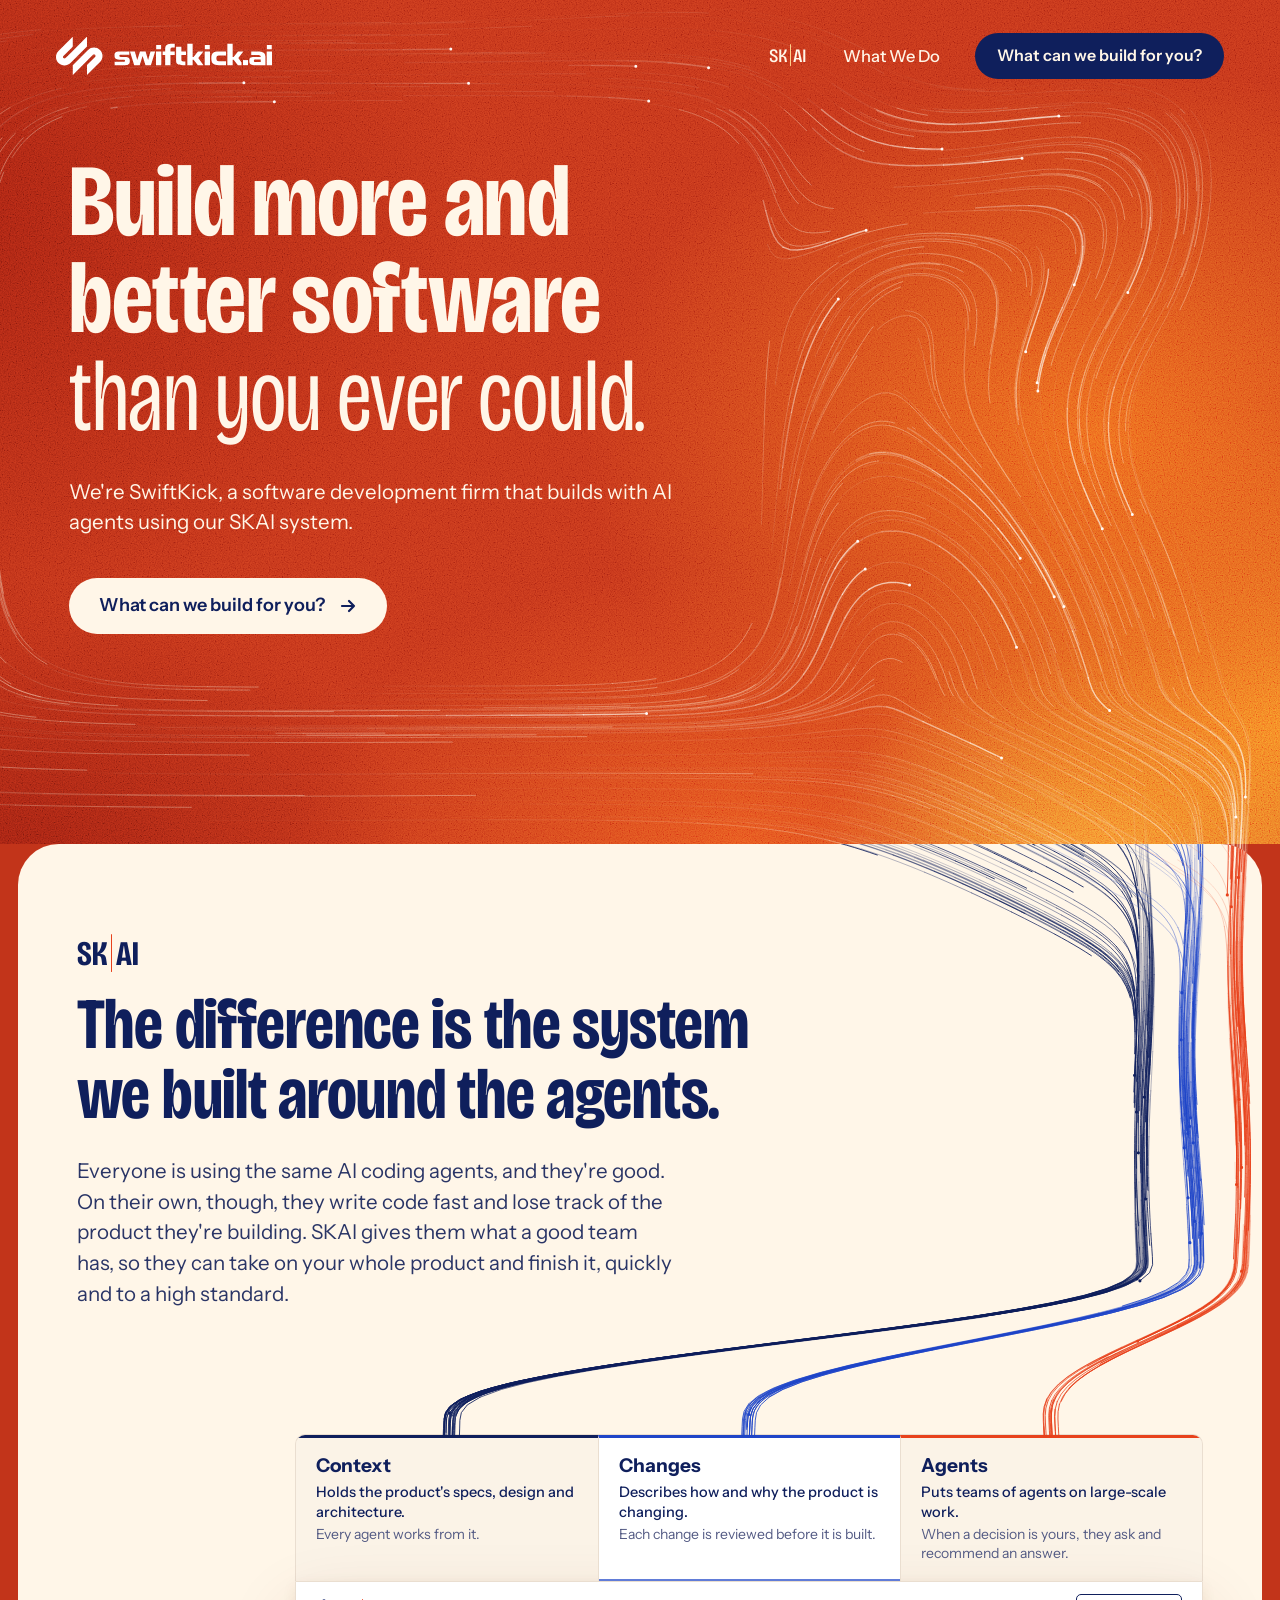
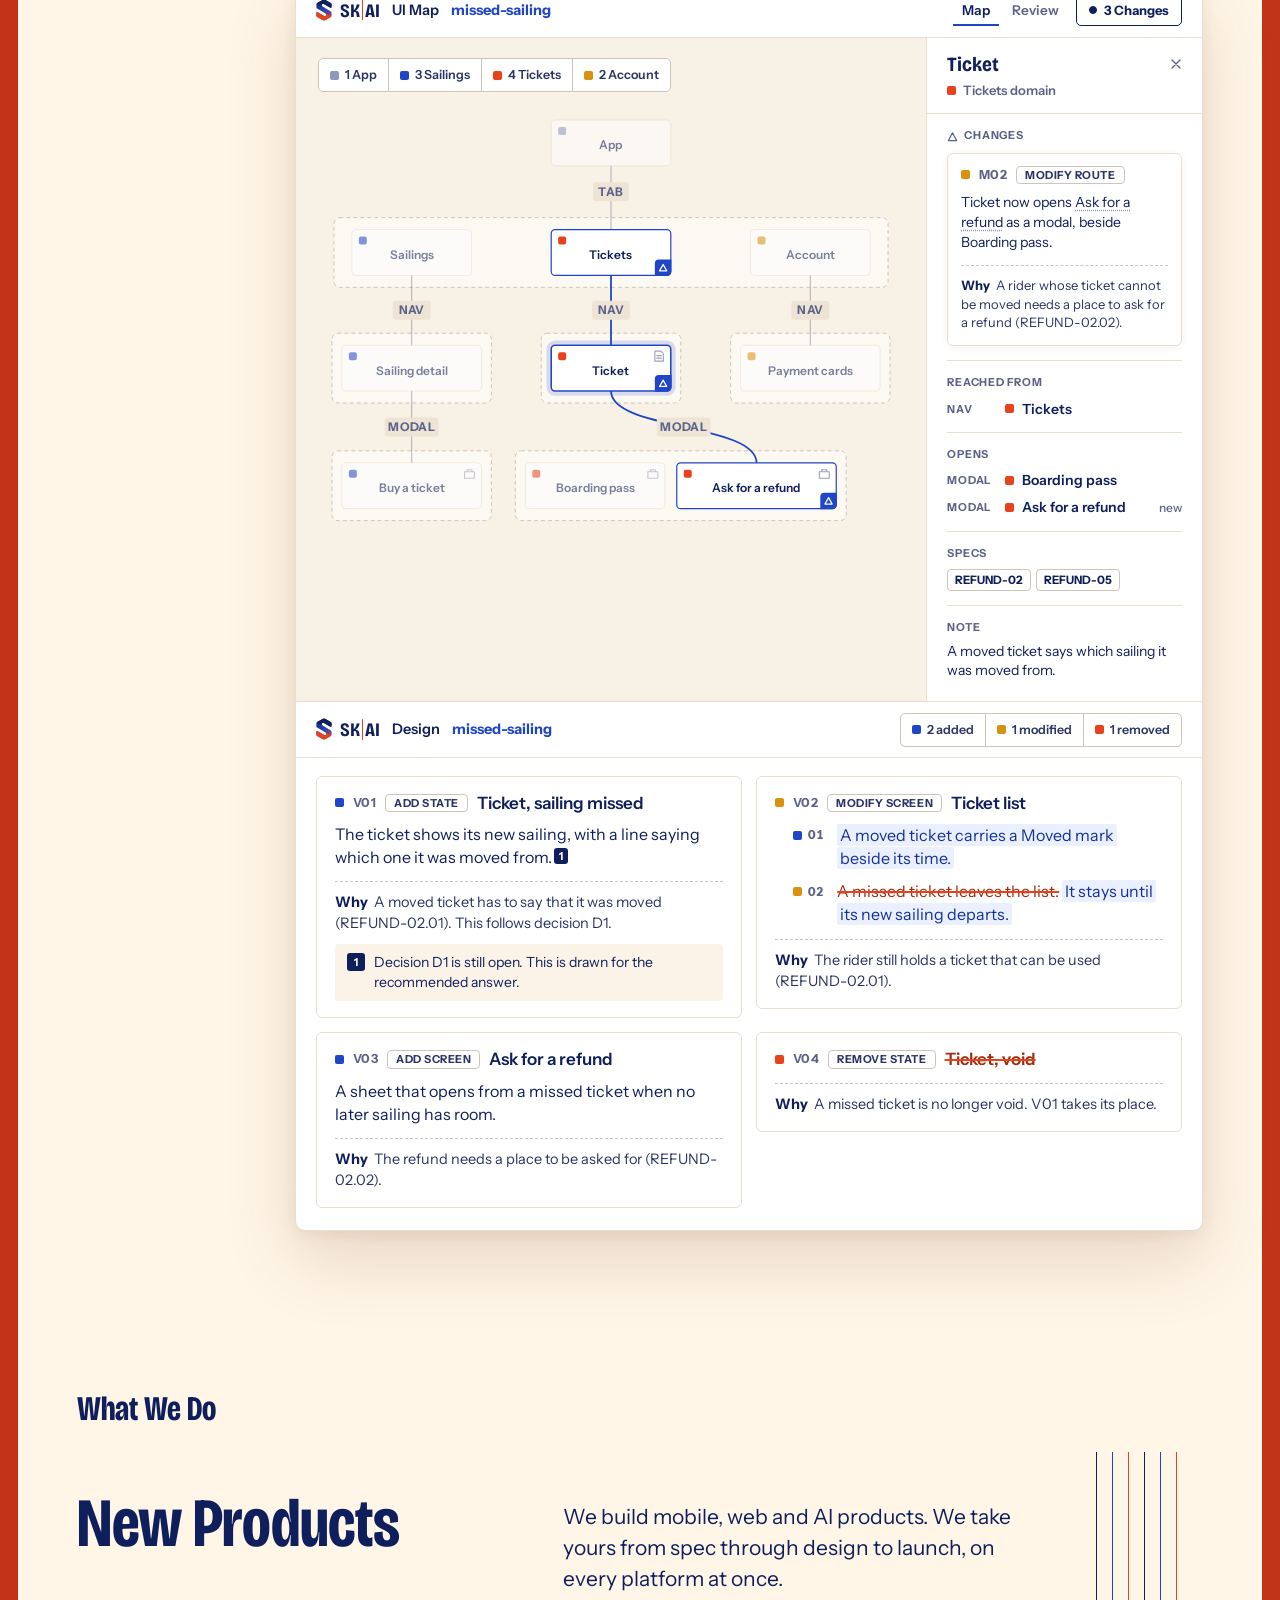
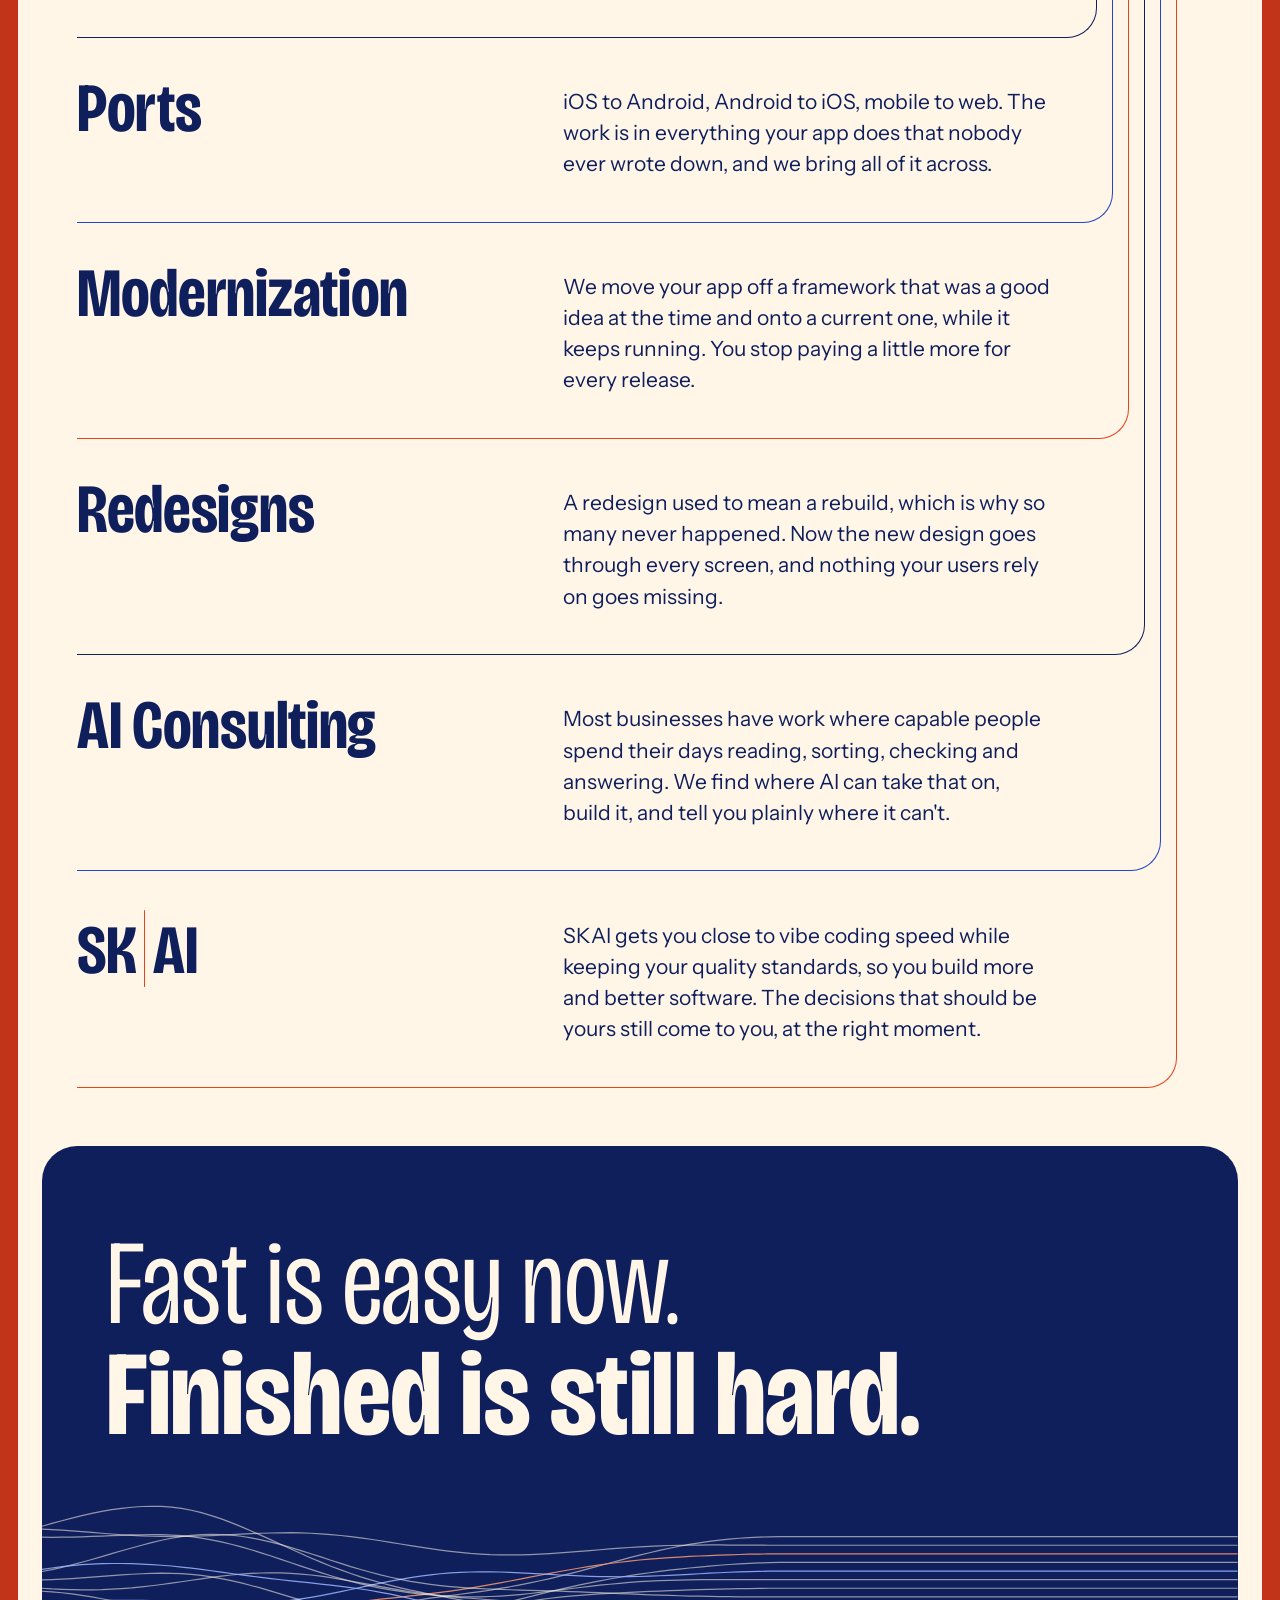
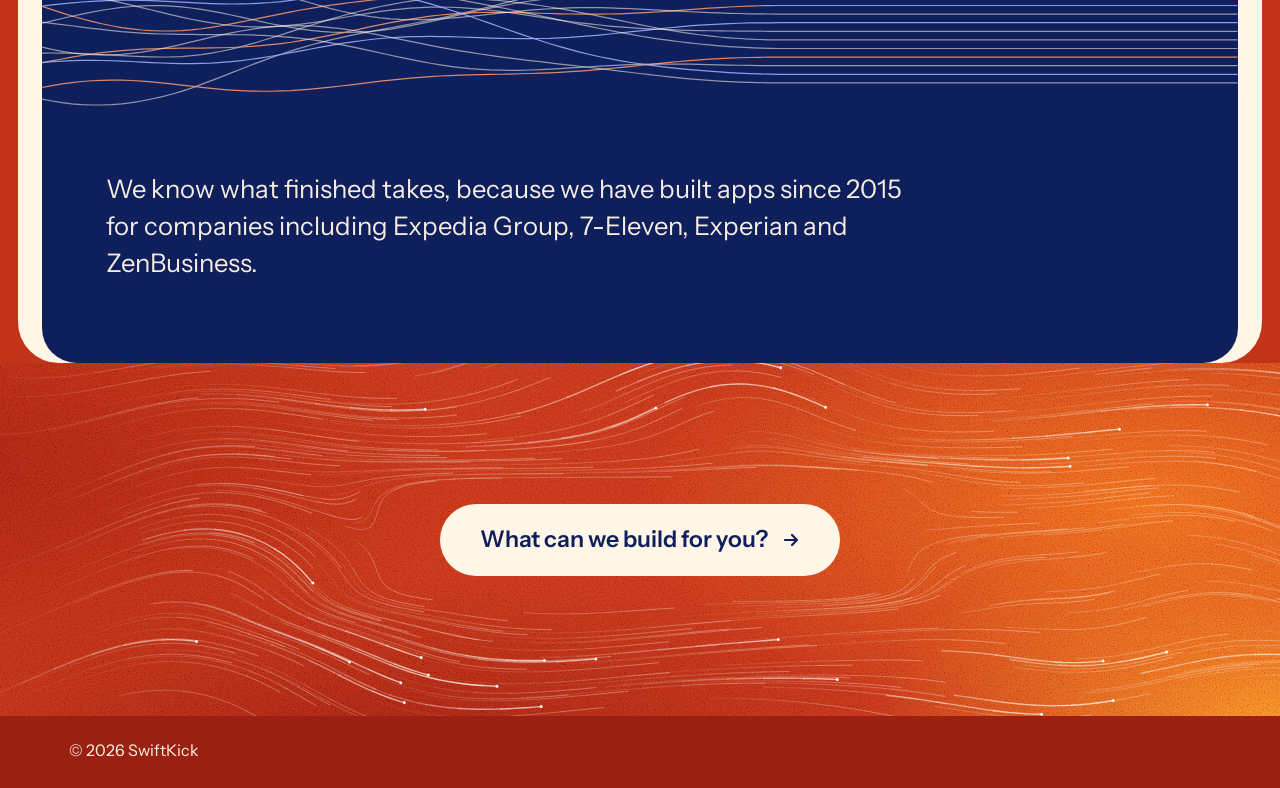
<file: index.html>
<!DOCTYPE html>
<html lang="en">
<head>
<meta charset="utf-8">
<meta name="viewport" content="width=device-width, initial-scale=1">
<title>SwiftKick: AI-First Software Development Firm</title>
<meta name="description" content="SwiftKick is an AI-first software development firm that builds mobile and web software with teams of AI agents using its own SKAI system, and has shipped apps since 2015.">
<meta property="og:title" content="SwiftKick: AI-First Software Development Firm">
<meta property="og:description" content="SwiftKick is an AI-first software development firm that builds mobile and web software with teams of AI agents using its own SKAI system, and has shipped apps since 2015.">
<meta property="og:type" content="website">
<meta property="og:site_name" content="SwiftKick">
<meta property="og:url" content="https://swiftkick.ai/">
<meta property="og:image" content="https://swiftkick.ai/assets/og-home.jpg">
<meta property="og:image:width" content="1200">
<meta property="og:image:height" content="630">
<meta property="og:image:alt" content="SwiftKick. Build more and better software than you ever could.">
<link rel="canonical" href="https://swiftkick.ai/">
<meta name="twitter:card" content="summary_large_image">
<meta name="twitter:image" content="https://swiftkick.ai/assets/og-home.jpg">
<meta name="twitter:title" content="SwiftKick: AI-First Software Development Firm">
<meta name="twitter:description" content="SwiftKick is an AI-first software development firm that builds mobile and web software with teams of AI agents using its own SKAI system, and has shipped apps since 2015.">
<meta name="theme-color" content="#c2341a">
<link rel="icon" href="/assets/images/favicon-ember.svg" type="image/svg+xml">
<link rel="icon" href="/assets/images/favicon-ember.png" type="image/png" sizes="64x64">
<link rel="apple-touch-icon" href="/assets/images/webclip-ember.png">
<link rel="preconnect" href="https://fonts.googleapis.com">
<link rel="preconnect" href="https://fonts.gstatic.com" crossorigin>
<link href="https://fonts.googleapis.com/css2?family=Bricolage+Grotesque:opsz,wdth,wght@12..96,75..100,200..800&family=Instrument+Sans:wdth,wght@75..100,400..700&display=swap" rel="stylesheet">
<link rel="stylesheet" href="css/home.css">
<script type="application/ld+json">
{
 "@context": "https://schema.org",
 "@graph": [
  {
   "@type": "Organization",
   "@id": "https://swiftkick.ai/#organization",
   "name": "SwiftKick",
   "url": "https://swiftkick.ai/",
   "logo": "https://swiftkick.ai/assets/swiftkickai-logo.svg",
   "description": "We're SwiftKick, a software development firm that builds with AI agents using our SKAI system."
  },
  {
   "@type": "WebSite",
   "@id": "https://swiftkick.ai/#website",
   "name": "SwiftKick",
   "alternateName": "swiftkick.ai",
   "url": "https://swiftkick.ai/",
   "publisher": {
    "@id": "https://swiftkick.ai/#organization"
   }
  }
 ]
}
</script>
</head>
<body>
<a class="skip" href="#main">Skip to content</a>

<svg width="0" height="0" style="position:absolute" aria-hidden="true" focusable="false">
  <defs>
    <path id="ho" d="M 600.000 115.470 L 600.000 115.470 C 617.554 115.470 634.798 120.091 650.000 128.868 L 910.000 278.979 C 943.000 298.000 955.000 318.000 955.000 357.000 L 955.000 422.000 C 955.000 507.000 930.000 521.466 870.000 486.825 L 593.253 327.045 C 561.444 308.680 520.769 319.578 502.404 351.388 C 484.039 383.197 494.937 423.872 526.747 442.237 L 910.000 663.509 C 943.000 682.561 955.000 702.500 955.000 741.500 L 955.000 843.000 C 955.000 882.000 943.000 902.000 910.000 921.021 L 650.000 1071.132 L 650.000 1071.132 C 634.798 1079.909 617.554 1084.530 600.000 1084.530 L 600.000 1084.530 C 582.446 1084.530 565.202 1079.909 550.000 1071.132 L 290.000 921.021 C 257.000 902.000 245.000 882.000 245.000 843.000 L 245.000 778.000 C 245.000 693.000 270.000 678.534 330.000 713.175 L 606.747 872.955 C 638.556 891.320 679.231 880.422 697.596 848.612 C 715.961 816.803 705.063 776.128 673.253 757.763 L 290.000 536.491 C 257.000 517.439 245.000 497.500 245.000 458.500 L 245.000 357.000 C 245.000 318.000 257.000 298.000 290.000 278.979 L 550.000 128.868 L 550.000 128.868 C 565.202 120.091 582.446 115.470 600.000 115.470 Z"/><path id="co" d="M 0.000 0.000 L 1200.000 0.000 L 1200.000 830.940 L 526.747 442.237 L 320.000 322.872 C 290.000 310.000 285.000 290.000 290.000 279.000 L 0.000 0.000 Z"/>
    <clipPath id="sil"><use href="#ho"/></clipPath>
    <clipPath id="uf"><use href="#co"/></clipPath>
    <clipPath id="lf"><use href="#co" transform="rotate(180 600 600)"/></clipPath>
    <linearGradient id="skai-body" x1="220" y1="200" x2="960" y2="1100" gradientUnits="userSpaceOnUse"><stop offset="0" stop-color="#0f1f5c"/><stop offset="0.48" stop-color="#1f45c8"/><stop offset="1" stop-color="#e8421c"/></linearGradient>
    <g id="skai-mark" clip-path="url(#sil)"><rect width="1200" height="1200" fill="url(#skai-body)"/><g clip-path="url(#uf)"><rect width="1200" height="1200" fill="#0f1f5c"/></g><g clip-path="url(#lf)"><rect width="1200" height="1200" fill="#e8421c"/></g></g>
  </defs>
</svg>

<header class="top">
  <a class="logo" href="#top"><img src="assets/swiftkickai-logo.svg" width="218" height="38" alt="swiftkick.ai"></a>
  <nav class="links" aria-label="Sections">
    <a href="#skai"><span class="skn"><span class="vh">SKAI</span><span aria-hidden="true"><b>SK</b><span class="nsep"></span><i>AI</i></span></span></a><a href="#what">What We Do</a>
  </nav>
  <a class="btn btn-nav" href="mailto:hello@swiftkick.ai?subject=What%20we%20want%20built">What can we build for you?</a>
  <button class="menu-btn" type="button" aria-label="Menu" aria-expanded="false" aria-controls="menu"><svg viewBox="0 0 20 20" fill="none" stroke="currentColor" stroke-width="1.8" stroke-linecap="round" aria-hidden="true"><path d="M3 7h14M3 13h14"/></svg></button>
  <nav class="menu" id="menu" aria-label="Menu" hidden>
    <a href="#skai"><span class="skn"><span class="vh">SKAI</span><span aria-hidden="true"><b>SK</b><span class="nsep"></span><i>AI</i></span></span></a><a href="#what">What We Do</a>
    <a class="btn" href="mailto:hello@swiftkick.ai?subject=What%20we%20want%20built">What can we build for you? <svg class="arr" viewBox="0 0 18 18" fill="none" stroke="currentColor" stroke-width="2.2" stroke-linecap="round" stroke-linejoin="round" aria-hidden="true"><path d="M3 9h12M10 4l5 5-5 5"/></svg></a>
  </nav>
</header>

<main id="main">
  <canvas id="field" class="field" aria-hidden="true"></canvas>

  <section class="hero" id="top" aria-labelledby="h-hero">
    <div class="sky" aria-hidden="true"></div>
    <div class="grain" aria-hidden="true"></div>
    <div class="hero-text" id="heroText">
      <h1 id="h-hero">Build more and<br>better software<br><span class="l">than you ever could.</span></h1>
      <p class="sub">We're SwiftKick, a software development firm that builds with AI agents using our SKAI system.</p>
      <div class="cta">
        <a class="btn" href="mailto:hello@swiftkick.ai?subject=What%20we%20want%20built">What can we build for you? <svg class="arr" viewBox="0 0 18 18" fill="none" stroke="currentColor" stroke-width="2.2" stroke-linecap="round" stroke-linejoin="round" aria-hidden="true"><path d="M3 9h12M10 4l5 5-5 5"/></svg></a>
      </div>
    </div>
  </section>

  <div class="sheet">
    <section class="skai" id="skai" aria-labelledby="h-skai">
      <div class="skai-intro">
        <p class="seclabel"><span class="skn"><span class="vh">SKAI</span><span aria-hidden="true"><b>SK</b><span class="nsep"></span><i>AI</i></span></span></p>
        <h2 id="h-skai">The difference is the system we built around the agents.</h2>
        <p>Everyone is using the same AI coding agents, and they're good. On their own, though, they write code fast and lose track of the product they're building. SKAI gives them what a good team has, so they can take on your whole product and finish it, quickly and to a high standard.</p>
      </div>
      <div class="tabs" id="tabs">
        <a class="tab t1 on" href="#view-context" id="tab-context"><b>Context</b><span class="tw">Holds the product's specs, design and architecture.</span><span class="tl">Every agent works from it.</span></a>
        <a class="tab t2" href="#view-change" id="tab-change"><b>Changes</b><span class="tw">Describes how and why the product is changing.</span><span class="tl">Each change is reviewed before it is built.</span></a>
        <a class="tab t3" href="#view-agents" id="tab-agents"><b>Agents</b><span class="tw">Puts teams of agents on large-scale work.</span><span class="tl">When a decision is yours, they ask and recommend an answer.</span></a>
      </div>
      <div class="view v-context on" id="view-context">
        <div class="part">
          <h3>Context</h3>
          <p class="tw">Holds the product's specs, design and architecture.</p>
          <p class="tl">Every agent works from it.</p>
        </div>
        <figure class="card scr" aria-label="A SKAI screen, shown with a made-up project">
            <div class="barwrap"><div class="rv-bar"><span class="sk"><svg class="skm" viewBox="235 105 730 990" aria-hidden="true"><use href="#skai-mark"/></svg><span class="skn"><span class="vh">SKAI</span><span aria-hidden="true"><b>SK</b><span class="nsep"></span><i>AI</i></span></span></span><span class="pg">Product Specs</span><span class="chg">missed-sailing</span></div><div class="rv-tools"><span class="fl" data-filter="kind" role="group" aria-label="Filter by change"><button type="button" class="flt" data-k="add" aria-pressed="false"><i class="mk add"></i>4 added</button><button type="button" class="flt" data-k="mod" aria-pressed="false"><i class="mk mod"></i>2 modified</button><button type="button" class="flt" data-k="rem" aria-pressed="false"><i class="mk rem"></i>1 removed</button></span></div></div>
            <div class="rv-body">
              <div class="rv-side">
                <div class="rv-req"><span class="pill">1 open, 2 resolved</span><p>Say what happens to a ticket when its rider misses the sailing.</p></div>
                <div class="lab">Documents</div>
                <ul class="rv-docs">
                  <li><i class="mk mod"></i>tickets/refunds<em>3 changed</em></li>
                  <li><i class="mk add"></i>tickets/rebooking<em>new</em></li>
                  <li><i class="mk mod"></i>glossary<em>1 changed</em></li>
                </ul>
                <div class="lab labrow">Discussion<span class="fl" data-filter="state" role="group" aria-label="Filter by state"><button type="button" class="flt" data-k="open" aria-pressed="false">1 open</button><button type="button" class="flt" data-k="res" aria-pressed="false">2 resolved</button></span></div>
                <ul class="rv-disc">
                  <li class="open"><b>D1</b><span class="tag">Tradeoff</span><span class="tt">Move the ticket, or refund it?</span><em>Open</em></li>
                  <li><b>D2</b><span class="tag">Proposal</span><span class="tt">Moves stay within the same day</span><em>Resolved</em></li>
                  <li><b>D3</b><span class="tag">Question</span><span class="tt">Who may ask for a refund?</span><em>Resolved</em></li>
                </ul>
              </div>
              <div class="rv-main">
                <div class="rv-file"><i class="mk mod"></i>tickets/refunds</div>
                <p class="why"><b>Why</b> Missing a sailing used to void the ticket. Decision D1 changes what a missed ticket is worth.</p>
                <div class="item">
                  <div class="item-h"><i class="mk mod"></i><b>REFUND-02</b><span>A ticket for a missed sailing</span></div>
                  <ol class="rules">
                    <li><span class="no"><i class="mk mod"></i>01</span><span><del>A ticket is void once its sailing departs.</del> <ins>A ticket for a missed <u>sailing</u> moves to the next sailing with room, the same day.</ins><sup>1</sup></span></li>
                    <li><span class="no"><i class="mk add"></i>02</span><span><ins>If no later sailing has room that day, the rider may ask for a refund of the <u>fare</u>.</ins></span></li>
                    <li><span class="no"><i class="mk"></i>03</span><span>A refund goes back to the card that paid.</span></li>
                  </ol>
                  <p class="why"><b>Why</b> Most riders who miss a boat still travel that day. This follows decision D1, using the answer the agents recommend.</p>
                  <p class="fn"><b>1</b> Decision D1 is still open. This rule assumes the recommended answer and will change if you choose another.</p>
                </div>
                <div class="item">
                  <div class="item-h"><i class="mk add"></i><b>REFUND-05</b><span>Refund window</span></div>
                  <ol class="rules">
                    <li><span class="no"><i class="mk add"></i>01</span><span><ins>A rider may ask for a refund until one hour before the sailing.</ins></span></li>
                  </ol>
                  <p class="why"><b>Why</b> The app in the stores already works this way. This was taken from the existing code.</p>
                </div>
                <div class="same"><span><i class="mk"></i>REFUND-01</span><span><i class="mk"></i>REFUND-03</span><span><i class="mk rem"></i><del>REFUND-04</del></span></div>
                <div class="rv-file second"><i class="mk add"></i>tickets/rebooking</div>
                <p class="why"><b>Why</b> Moving a ticket to another sailing is new, so it needs rules of its own.</p>
                <div class="item">
                  <div class="item-h"><i class="mk add"></i><b>REBOOK-01</b><span>Moving a ticket to another sailing</span></div>
                  <ol class="rules">
                    <li><span class="no"><i class="mk add"></i>01</span><span><ins>A moved ticket keeps its riders, its vehicle and its <u>fare</u>.</ins></span></li>
                    <li><span class="no"><i class="mk add"></i>02</span><span><ins>A ticket can be moved once. If the rider misses that sailing too, REFUND-02.02 applies.</ins></span></li>
                  </ol>
                  <p class="why"><b>Why</b> One move covers a late arrival without letting a ticket stay open for days. This follows decision D2.</p>
                </div>
              </div>
            </div>
        </figure>
      </div>
      <div class="view v-change" id="view-change">
        <div class="part">
          <h3>Changes</h3>
          <p class="tw">Describes how and why the product is changing.</p>
          <p class="tl">Each change is reviewed before it is built.</p>
        </div>
        <figure class="card scr" aria-label="A SKAI screen, shown with a made-up project">
            <div class="barwrap"><div class="rv-bar"><span class="sk"><svg class="skm" viewBox="235 105 730 990" aria-hidden="true"><use href="#skai-mark"/></svg><span class="skn"><span class="vh">SKAI</span><span aria-hidden="true"><b>SK</b><span class="nsep"></span><i>AI</i></span></span></span><span class="pg">UI Map</span><span class="chg">missed-sailing</span></div><div class="rv-tools"><span class="sts" role="group" aria-label="View"><button type="button" class="mtab" data-v="map" aria-pressed="true">Map</button><button type="button" class="mtab" data-v="review" aria-pressed="false">Review</button></span><button type="button" class="tog chg" aria-pressed="true">3 Changes</button></div></div>
            <div class="mapv">
              <div class="mp-canvas"><div class="mp-leg"><span class="fl" data-filter="dom" role="group" aria-label="Filter by domain"><button type="button" class="flt" data-k="a" aria-pressed="false"><i class="dsq d-a"></i>1 App</button><button type="button" class="flt" data-k="s" aria-pressed="false"><i class="dsq d-s"></i>3 Sailings</button><button type="button" class="flt" data-k="t" aria-pressed="false"><i class="dsq d-t"></i>4 Tickets</button><button type="button" class="flt" data-k="c" aria-pressed="false"><i class="dsq d-c"></i>2 Account</button></span></div><svg class="mp-full" viewBox="0 0 600 432" fill="none" stroke-linecap="round" aria-hidden="true"><rect x="22" y="112" width="556" height="70" rx="6" fill="rgba(255,255,255,.45)" stroke="#cfc4b8" stroke-width="1" stroke-dasharray="3 4"/><rect x="20" y="228" width="160" height="70" rx="6" fill="rgba(255,255,255,.45)" stroke="#cfc4b8" stroke-width="1" stroke-dasharray="3 4"/><rect x="230" y="228" width="140" height="70" rx="6" fill="rgba(255,255,255,.45)" stroke="#cfc4b8" stroke-width="1" stroke-dasharray="3 4"/><rect x="420" y="228" width="160" height="70" rx="6" fill="rgba(255,255,255,.45)" stroke="#cfc4b8" stroke-width="1" stroke-dasharray="3 4"/><rect x="20" y="346" width="160" height="70" rx="6" fill="rgba(255,255,255,.45)" stroke="#cfc4b8" stroke-width="1" stroke-dasharray="3 4"/><rect x="204" y="346" width="332" height="70" rx="6" fill="rgba(255,255,255,.45)" stroke="#cfc4b8" stroke-width="1" stroke-dasharray="3 4"/><path d="M300 60 C300 95.2 300 88.8 300 124" stroke="rgba(15,31,92,.3)" stroke-width="1.05"/><rect x="282.0" y="76.5" width="36" height="19" rx="3" fill="#eee4d6"/><text x="300.0" y="90.2" text-anchor="middle" font-size="12" font-weight="700" letter-spacing=".4" fill="#5d6388" font-family="Instrument Sans,sans-serif">TAB</text><path d="M100 170 C100 208.5 100 201.5 100 240" stroke="rgba(15,31,92,.3)" stroke-width="1.05"/><rect x="81.0" y="195.5" width="38" height="19" rx="3" fill="#eee4d6"/><text x="100.0" y="209.2" text-anchor="middle" font-size="12" font-weight="700" letter-spacing=".4" fill="#5d6388" font-family="Instrument Sans,sans-serif">NAV</text><path d="M300 170 C300 208.5 300 201.5 300 240" stroke="#1f45c8" stroke-width="1.8"/><rect x="281.0" y="195.5" width="38" height="19" rx="3" fill="#eee4d6"/><text x="300.0" y="209.2" text-anchor="middle" font-size="12" font-weight="700" letter-spacing=".4" fill="#5d6388" font-family="Instrument Sans,sans-serif">NAV</text><path d="M500 170 C500 208.5 500 201.5 500 240" stroke="rgba(15,31,92,.3)" stroke-width="1.05"/><rect x="481.0" y="195.5" width="38" height="19" rx="3" fill="#eee4d6"/><text x="500.0" y="209.2" text-anchor="middle" font-size="12" font-weight="700" letter-spacing=".4" fill="#5d6388" font-family="Instrument Sans,sans-serif">NAV</text><path d="M100 286 C100 325.6 100 318.4 100 358" stroke="rgba(15,31,92,.3)" stroke-width="1.05"/><rect x="73.0" y="312.5" width="54" height="19" rx="3" fill="#eee4d6"/><text x="100.0" y="326.2" text-anchor="middle" font-size="12" font-weight="700" letter-spacing=".4" fill="#5d6388" font-family="Instrument Sans,sans-serif">MODAL</text><path d="M300 286 C300 325.6 446 318.4 446 358" stroke="#1f45c8" stroke-width="1.8"/><rect x="346.0" y="312.5" width="54" height="19" rx="3" fill="#eee4d6"/><text x="373.0" y="326.2" text-anchor="middle" font-size="12" font-weight="700" letter-spacing=".4" fill="#5d6388" font-family="Instrument Sans,sans-serif">MODAL</text><g class="mc cd-a dimc"><rect class="" x="240" y="14" width="120" height="46" rx="4" fill="#fff" stroke="#eaded0" stroke-width="1"/><rect x="247" y="21" width="8" height="8" rx="2" fill="#8f97bd"/><text x="300" y="43.5" text-anchor="middle" font-size="12" font-weight="600" fill="#0f1f5c" font-family="Instrument Sans,sans-serif">App</text></g><g class="mc cd-s dimc"><rect class="" x="40" y="124" width="120" height="46" rx="4" fill="#fff" stroke="#eaded0" stroke-width="1"/><rect x="47" y="131" width="8" height="8" rx="2" fill="#1f45c8"/><text x="100" y="153.5" text-anchor="middle" font-size="12" font-weight="600" fill="#0f1f5c" font-family="Instrument Sans,sans-serif">Sailings</text></g><g class="mc cd-t"><rect class="chgd" x="240" y="124" width="120" height="46" rx="4" fill="#fff" stroke="#1f45c8" stroke-width="1.2"/><rect x="247" y="131" width="8" height="8" rx="2" fill="#e8421c"/><text x="300" y="153.5" text-anchor="middle" font-size="12" font-weight="600" fill="#0f1f5c" font-family="Instrument Sans,sans-serif">Tickets</text><g class="bdg"><path d="M344 170.6 L356 170.6 A4.6 4.6 0 0 0 360.6 166 L360.6 154 L348 154 A4 4 0 0 0 344 158 Z" fill="#1f45c8"/><path d="M348.7 165.4 l3.6 -6.4 l3.6 6.4 z" stroke="#fff" stroke-width="1.3" stroke-linejoin="round" fill="none"/></g></g><g class="mc cd-c dimc"><rect class="" x="440" y="124" width="120" height="46" rx="4" fill="#fff" stroke="#eaded0" stroke-width="1"/><rect x="447" y="131" width="8" height="8" rx="2" fill="#d9920f"/><text x="500" y="153.5" text-anchor="middle" font-size="12" font-weight="600" fill="#0f1f5c" font-family="Instrument Sans,sans-serif">Account</text></g><g class="mc cd-s dimc"><rect class="" x="30" y="240" width="140" height="46" rx="4" fill="#fff" stroke="#eaded0" stroke-width="1"/><rect x="37" y="247" width="8" height="8" rx="2" fill="#1f45c8"/><text x="100" y="269.5" text-anchor="middle" font-size="12" font-weight="600" fill="#0f1f5c" font-family="Instrument Sans,sans-serif">Sailing detail</text></g><g class="mc cd-t selc"><rect x="237.2" y="237.2" width="125.6" height="51.6" rx="6.8" stroke="rgba(31,69,200,.16)" stroke-width="4"/><rect class="chgd" x="240" y="240" width="120" height="46" rx="4" fill="#fff" stroke="#1f45c8" stroke-width="1.6"/><rect x="247" y="247" width="8" height="8" rx="2" fill="#e8421c"/><text x="300" y="269.5" text-anchor="middle" font-size="12" font-weight="600" fill="#0f1f5c" font-family="Instrument Sans,sans-serif">Ticket</text><path d="M344 246 h6 l2.5 2.5 v7.5 h-8.5 z M346 250.5 h4.5 M346 253 h4.5" stroke="#9aa0b8" stroke-width="1.1" stroke-linejoin="round" fill="none"/><g class="bdg"><path d="M344 286.8 L356 286.8 A4.8 4.8 0 0 0 360.8 282 L360.8 270 L348 270 A4 4 0 0 0 344 274 Z" fill="#1f45c8"/><path d="M348.7 281.4 l3.6 -6.4 l3.6 6.4 z" stroke="#fff" stroke-width="1.3" stroke-linejoin="round" fill="none"/></g></g><g class="mc cd-c dimc"><rect class="" x="430" y="240" width="140" height="46" rx="4" fill="#fff" stroke="#eaded0" stroke-width="1"/><rect x="437" y="247" width="8" height="8" rx="2" fill="#d9920f"/><text x="500" y="269.5" text-anchor="middle" font-size="12" font-weight="600" fill="#0f1f5c" font-family="Instrument Sans,sans-serif">Payment cards</text></g><g class="mc cd-s dimc"><rect class="" x="30" y="358" width="140" height="46" rx="4" fill="#fff" stroke="#eaded0" stroke-width="1"/><rect x="37" y="365" width="8" height="8" rx="2" fill="#1f45c8"/><text x="100" y="387.5" text-anchor="middle" font-size="12" font-weight="600" fill="#0f1f5c" font-family="Instrument Sans,sans-serif">Buy a ticket</text><path d="M153 367 h10 v6.5 h-10 z M155.5 367 v-2 h5 v2" stroke="#9aa0b8" stroke-width="1.1" stroke-linejoin="round" fill="none"/></g><g class="mc cd-t dimc"><rect class="" x="214" y="358" width="140" height="46" rx="4" fill="#fff" stroke="#eaded0" stroke-width="1"/><rect x="221" y="365" width="8" height="8" rx="2" fill="#e8421c"/><text x="284" y="387.5" text-anchor="middle" font-size="12" font-weight="600" fill="#0f1f5c" font-family="Instrument Sans,sans-serif">Boarding pass</text><path d="M337 367 h10 v6.5 h-10 z M339.5 367 v-2 h5 v2" stroke="#9aa0b8" stroke-width="1.1" stroke-linejoin="round" fill="none"/></g><g class="mc cd-t"><rect class="chgd" x="366" y="358" width="160" height="46" rx="4" fill="#fff" stroke="#1f45c8" stroke-width="1.2"/><rect x="373" y="365" width="8" height="8" rx="2" fill="#e8421c"/><text x="446" y="387.5" text-anchor="middle" font-size="12" font-weight="600" fill="#0f1f5c" font-family="Instrument Sans,sans-serif">Ask for a refund</text><path d="M509 367 h10 v6.5 h-10 z M511.5 367 v-2 h5 v2" stroke="#9aa0b8" stroke-width="1.1" stroke-linejoin="round" fill="none"/><g class="bdg"><path d="M510 404.6 L522 404.6 A4.6 4.6 0 0 0 526.6 400 L526.6 388 L514 388 A4 4 0 0 0 510 392 Z" fill="#1f45c8"/><path d="M514.6999999999999 399.4 l3.6 -6.4 l3.6 6.4 z" stroke="#fff" stroke-width="1.3" stroke-linejoin="round" fill="none"/></g></g></svg><svg class="mp-crop" viewBox="0 0 320 414" fill="none" stroke-linecap="round" aria-hidden="true"><rect x="-60" y="100" width="440" height="70" rx="6" fill="rgba(255,255,255,.45)" stroke="#cfc4b8" stroke-width="1" stroke-dasharray="3 4"/><rect x="88" y="216" width="144" height="70" rx="6" fill="rgba(255,255,255,.45)" stroke="#cfc4b8" stroke-width="1" stroke-dasharray="3 4"/><rect x="2" y="332" width="316" height="70" rx="6" fill="rgba(255,255,255,.45)" stroke="#cfc4b8" stroke-width="1" stroke-dasharray="3 4"/><path d="M160 56 C160 86.8 160 81.2 160 112" stroke="rgba(15,31,92,.3)" stroke-width="1.05"/><rect x="142.0" y="68.5" width="36" height="19" rx="3" fill="#eee4d6"/><text x="160.0" y="82.2" text-anchor="middle" font-size="12" font-weight="700" letter-spacing=".4" fill="#5d6388" font-family="Instrument Sans,sans-serif">TAB</text><path d="M160 158 C160 196.5 160 189.5 160 228" stroke="#1f45c8" stroke-width="1.8"/><rect x="141.0" y="183.5" width="38" height="19" rx="3" fill="#eee4d6"/><text x="160.0" y="197.2" text-anchor="middle" font-size="12" font-weight="700" letter-spacing=".4" fill="#5d6388" font-family="Instrument Sans,sans-serif">NAV</text><path d="M160 274 C160 312.5 236 305.5 236 344" stroke="#1f45c8" stroke-width="1.8"/><rect x="171.0" y="299.5" width="54" height="19" rx="3" fill="#eee4d6"/><text x="198.0" y="313.2" text-anchor="middle" font-size="12" font-weight="700" letter-spacing=".4" fill="#5d6388" font-family="Instrument Sans,sans-serif">MODAL</text><g class="mc cd-a dimc"><rect class="" x="100" y="10" width="120" height="46" rx="4" fill="#fff" stroke="#eaded0" stroke-width="1"/><rect x="107" y="17" width="8" height="8" rx="2" fill="#8f97bd"/><text x="160" y="39.5" text-anchor="middle" font-size="12" font-weight="600" fill="#0f1f5c" font-family="Instrument Sans,sans-serif">App</text></g><g class="mc cd-s dimc"><rect class="" x="-52" y="112" width="120" height="46" rx="4" fill="#fff" stroke="#eaded0" stroke-width="1"/><rect x="-45" y="119" width="8" height="8" rx="2" fill="#1f45c8"/><text x="8" y="141.5" text-anchor="middle" font-size="12" font-weight="600" fill="#0f1f5c" font-family="Instrument Sans,sans-serif">Sailings</text></g><g class="mc cd-t"><rect class="chgd" x="100" y="112" width="120" height="46" rx="4" fill="#fff" stroke="#1f45c8" stroke-width="1.2"/><rect x="107" y="119" width="8" height="8" rx="2" fill="#e8421c"/><text x="160" y="141.5" text-anchor="middle" font-size="12" font-weight="600" fill="#0f1f5c" font-family="Instrument Sans,sans-serif">Tickets</text><g class="bdg"><path d="M204 158.6 L216 158.6 A4.6 4.6 0 0 0 220.6 154 L220.6 142 L208 142 A4 4 0 0 0 204 146 Z" fill="#1f45c8"/><path d="M208.70000000000002 153.4 l3.6 -6.4 l3.6 6.4 z" stroke="#fff" stroke-width="1.3" stroke-linejoin="round" fill="none"/></g></g><g class="mc cd-c dimc"><rect class="" x="252" y="112" width="120" height="46" rx="4" fill="#fff" stroke="#eaded0" stroke-width="1"/><rect x="259" y="119" width="8" height="8" rx="2" fill="#d9920f"/><text x="312" y="141.5" text-anchor="middle" font-size="12" font-weight="600" fill="#0f1f5c" font-family="Instrument Sans,sans-serif">Account</text></g><g class="mc cd-t selc"><rect x="97.2" y="225.2" width="125.6" height="51.6" rx="6.8" stroke="rgba(31,69,200,.16)" stroke-width="4"/><rect class="chgd" x="100" y="228" width="120" height="46" rx="4" fill="#fff" stroke="#1f45c8" stroke-width="1.6"/><rect x="107" y="235" width="8" height="8" rx="2" fill="#e8421c"/><text x="160" y="257.5" text-anchor="middle" font-size="12" font-weight="600" fill="#0f1f5c" font-family="Instrument Sans,sans-serif">Ticket</text><path d="M204 234 h6 l2.5 2.5 v7.5 h-8.5 z M206 238.5 h4.5 M206 241 h4.5" stroke="#9aa0b8" stroke-width="1.1" stroke-linejoin="round" fill="none"/><g class="bdg"><path d="M204 274.8 L216 274.8 A4.8 4.8 0 0 0 220.8 270 L220.8 258 L208 258 A4 4 0 0 0 204 262 Z" fill="#1f45c8"/><path d="M208.70000000000002 269.4 l3.6 -6.4 l3.6 6.4 z" stroke="#fff" stroke-width="1.3" stroke-linejoin="round" fill="none"/></g></g><g class="mc cd-t dimc"><rect class="" x="10" y="344" width="140" height="46" rx="4" fill="#fff" stroke="#eaded0" stroke-width="1"/><rect x="17" y="351" width="8" height="8" rx="2" fill="#e8421c"/><text x="80" y="373.5" text-anchor="middle" font-size="12" font-weight="600" fill="#0f1f5c" font-family="Instrument Sans,sans-serif">Boarding pass</text><path d="M133 353 h10 v6.5 h-10 z M135.5 353 v-2 h5 v2" stroke="#9aa0b8" stroke-width="1.1" stroke-linejoin="round" fill="none"/></g><g class="mc cd-t"><rect class="chgd" x="160" y="344" width="152" height="46" rx="4" fill="#fff" stroke="#1f45c8" stroke-width="1.2"/><rect x="167" y="351" width="8" height="8" rx="2" fill="#e8421c"/><text x="236" y="373.5" text-anchor="middle" font-size="12" font-weight="600" fill="#0f1f5c" font-family="Instrument Sans,sans-serif">Ask for a refund</text><path d="M295 353 h10 v6.5 h-10 z M297.5 353 v-2 h5 v2" stroke="#9aa0b8" stroke-width="1.1" stroke-linejoin="round" fill="none"/><g class="bdg"><path d="M296 390.6 L308 390.6 A4.6 4.6 0 0 0 312.6 386 L312.6 374 L300 374 A4 4 0 0 0 296 378 Z" fill="#1f45c8"/><path d="M300.7 385.4 l3.6 -6.4 l3.6 6.4 z" stroke="#fff" stroke-width="1.3" stroke-linejoin="round" fill="none"/></g></g></svg></div>
              <div class="mp-side">
                <div class="mp-head">
                  <p class="ttl">Ticket</p>
                  <button type="button" class="mp-x" aria-label="Close the panel"><svg viewBox="0 0 12 12" width="12" height="12" fill="none" stroke="currentColor" stroke-width="1.4" stroke-linecap="round" aria-hidden="true"><path d="M2 2l8 8M10 2l-8 8"/></svg></button>
                  <div class="dom"><i class="dsq d-t"></i>Tickets domain</div>
                </div>
                <div class="mp-sec">
                  <div class="lab"><svg viewBox="0 0 12 12" width="11" height="11" fill="none" stroke="currentColor" stroke-width="1.3" stroke-linejoin="round" aria-hidden="true"><path d="M1.5 10.5L6 2l4.5 8.5z"/></svg>Changes</div>
                  <div class="item">
                    <div class="item-h"><i class="mk mod"></i><b>M02</b><span class="tag">Modify route</span></div>
                    <p>Ticket now opens <u>Ask for a refund</u> as a modal, beside Boarding pass.</p>
                    <p class="why"><b>Why</b> A rider whose ticket cannot be moved needs a place to ask for a refund (REFUND-02.02).</p>
                  </div>
                </div>
                <div class="mp-sec">
                  <div class="lab">Reached from</div>
                  <ul class="lk"><li><span class="rt">NAV</span><i class="dsq d-t"></i>Tickets</li></ul>
                </div>
                <div class="mp-sec">
                  <div class="lab">Opens</div>
                  <ul class="lk"><li><span class="rt">MODAL</span><i class="dsq d-t"></i>Boarding pass</li><li><span class="rt">MODAL</span><i class="dsq d-t"></i>Ask for a refund<em>new</em></li></ul>
                </div>
                <div class="mp-sec">
                  <div class="lab">Specs</div>
                  <div class="chips"><span>REFUND-02</span><span>REFUND-05</span></div>
                </div>
                <div class="mp-sec">
                  <div class="lab">Note</div>
                  <p class="nt2">A moved ticket says which sailing it was moved from.</p>
                </div>
              </div>
            </div>
            <div class="barwrap second"><div class="rv-bar"><span class="sk"><svg class="skm" viewBox="235 105 730 990" aria-hidden="true"><use href="#skai-mark"/></svg><span class="skn"><span class="vh">SKAI</span><span aria-hidden="true"><b>SK</b><span class="nsep"></span><i>AI</i></span></span></span><span class="pg">Design</span><span class="chg">missed-sailing</span></div><div class="rv-tools"><span class="fl" data-filter="kind" role="group" aria-label="Filter by change"><button type="button" class="flt" data-k="add" aria-pressed="false"><i class="mk add"></i>2 added</button><button type="button" class="flt" data-k="mod" aria-pressed="false"><i class="mk mod"></i>1 modified</button><button type="button" class="flt" data-k="rem" aria-pressed="false"><i class="mk rem"></i>1 removed</button></span></div></div>
            <div class="dv-log">
                <div class="item">
                  <div class="item-h"><i class="mk add"></i><b>V01</b><span class="tag">Add state</span><span>Ticket, sailing missed</span></div>
                  <p>The ticket shows its new sailing, with a line saying which one it was moved from.<sup>1</sup></p>
                  <p class="why"><b>Why</b> A moved ticket has to say that it was moved (REFUND-02.01). This follows decision D1.</p>
                  <p class="fn"><b>1</b> Decision D1 is still open. This is drawn for the recommended answer.</p>
                </div>
                <div class="item">
                  <div class="item-h"><i class="mk mod"></i><b>V02</b><span class="tag">Modify screen</span><span>Ticket list</span></div>
                  <ol class="rules">
                    <li><span class="no"><i class="mk add"></i>01</span><span><ins>A moved ticket carries a Moved mark beside its time.</ins></span></li>
                    <li><span class="no"><i class="mk mod"></i>02</span><span><del>A missed ticket leaves the list.</del> <ins>It stays until its new sailing departs.</ins></span></li>
                  </ol>
                  <p class="why"><b>Why</b> The rider still holds a ticket that can be used (REFUND-02.01).</p>
                </div>
                <div class="item">
                  <div class="item-h"><i class="mk add"></i><b>V03</b><span class="tag">Add screen</span><span>Ask for a refund</span></div>
                  <p>A sheet that opens from a missed ticket when no later sailing has room.</p>
                  <p class="why"><b>Why</b> The refund needs a place to be asked for (REFUND-02.02).</p>
                </div>
                <div class="item">
                  <div class="item-h"><i class="mk rem"></i><b>V04</b><span class="tag">Remove state</span><span><del>Ticket, void</del></span></div>
                  <p class="why"><b>Why</b> A missed ticket is no longer void. V01 takes its place.</p>
                </div>
            </div>
        </figure>
      </div>
      <div class="view v-agents" id="view-agents">
        <div class="part">
          <h3>Agents</h3>
          <p class="tw">Puts teams of agents on large-scale work.</p>
          <p class="tl">When a decision is yours, they ask and recommend an answer.</p>
        </div>
        <figure class="card scr" aria-label="A SKAI screen, shown with a made-up project">
          <div class="barwrap"><div class="rv-bar"><span class="sk"><svg class="skm" viewBox="235 105 730 990" aria-hidden="true"><use href="#skai-mark"/></svg><span class="skn"><span class="vh">SKAI</span><span aria-hidden="true"><b>SK</b><span class="nsep"></span><i>AI</i></span></span></span><span class="pg">Console</span><span class="chg">missed-sailing</span></div><div class="rv-tools"><button type="button" class="tog rdy" aria-pressed="false">Ready</button></div></div>
          <div class="v-agents-grid">
          <div class="scr-graph">
            <div class="g" style="width:648px;height:646px"><svg width="648" height="646" viewBox="0 0 648 646" fill="none" stroke-linecap="round" aria-hidden="true"><path d="M319 136 C319 158 260 154 260 176" stroke="rgba(29,65,188,.36)" stroke-width="1.05"/><path d="M337 136 C337 158 382 154 382 176" stroke="rgba(53,69,181,.36)" stroke-width="1.05"/><path d="M456 136 C456 158 144 154 144 176" stroke="rgba(30,66,192,.36)" stroke-width="1.05"/><path d="M455 136 C455 158 266 154 266 176" stroke="rgba(54,69,181,.36)" stroke-width="1.05"/><path d="M574 136 C574 158 508 154 508 176" stroke="rgba(166,67,85,.36)" stroke-width="1.05"/><path d="M333 136 C333 158 150 154 150 176" stroke="rgba(27,59,172,.36)" stroke-width="1.05"/><path d="M152 260 C152 282 92 278 92 300" stroke="rgba(21,45,133,.36)" stroke-width="1.05"/><path d="M151 260 C151 282 574 278 574 300" stroke="rgba(55,69,180,.36)" stroke-width="1.05"/><path d="M270 260 C270 282 96 278 96 300" stroke="rgba(24,52,153,.36)" stroke-width="1.05"/><path d="M268 260 C268 282 323 278 323 300" stroke="rgba(30,66,190,.36)" stroke-width="1.05"/><path d="M387 260 C387 282 325 278 325 300" stroke="rgba(51,69,183,.36)" stroke-width="1.05"/><path d="M505 260 C505 282 449 278 449 300" stroke="rgba(126,68,119,.36)" stroke-width="1.05"/><path d="M504 260 C504 282 571 278 571 300" stroke="rgba(163,67,87,.36)" stroke-width="1.05"/><path d="M83 384 C83 406 93 402 93 424" stroke="rgba(19,41,121,.36)" stroke-width="1.05"/><path d="M320 384 C320 406 322 402 322 424" stroke="rgba(31,69,199,.36)" stroke-width="1.05"/><path d="M439 384 C439 406 564 402 564 424" stroke="rgba(141,67,106,.36)" stroke-width="1.05"/><path d="M577 384 C577 406 446 402 446 424" stroke="rgba(147,67,100,.36)" stroke-width="1.05"/><path d="M456 384 C456 406 208 402 208 424" stroke="rgba(36,69,196,.36)" stroke-width="1.05"/><path d="M335 384 C335 406 90 402 90 424" stroke="rgba(25,56,163,.36)" stroke-width="1.05"/><path d="M94 508 C94 530 152 526 152 548" stroke="rgba(21,45,133,.36)" stroke-width="1.05"/><path d="M93 508 C93 530 514 526 514 548" stroke="rgba(30,67,193,.36)" stroke-width="1.05"/><path d="M452 508 C452 530 156 526 156 548" stroke="rgba(30,67,193,.36)" stroke-width="1.05"/><path d="M331 508 C331 530 261 526 261 548" stroke="rgba(30,66,191,.36)" stroke-width="1.05"/><path d="M210 508 C210 530 383 526 383 548" stroke="rgba(30,66,191,.36)" stroke-width="1.05"/><path d="M569 508 C569 530 385 526 385 548" stroke="rgba(126,68,119,.36)" stroke-width="1.05"/><path d="M568 508 C568 530 507 526 507 548" stroke="rgba(163,67,87,.36)" stroke-width="1.05"/><path d="M387 260 C387 350.2 329 333.8 329 424" stroke="rgba(52,69,182,.36)" stroke-width="1.05"/><path d="M269 260 C269 282 201 278 201 300" stroke="rgb(27,59,170)" stroke-width="1.8"/><circle cx="201" cy="300" r="3" fill="rgb(27,59,170)"/><circle cx="269" cy="260" r="3" fill="rgb(27,59,170)"/><path d="M506 260 C506 282 207 278 207 300" stroke="rgb(51,69,183)" stroke-width="1.8"/><circle cx="207" cy="300" r="3" fill="rgb(51,69,183)"/><circle cx="506" cy="260" r="3" fill="rgb(51,69,183)"/><path d="M202 384 C202 406 95 402 95 424" stroke="rgb(22,48,142)" stroke-width="1.8"/><circle cx="95" cy="424" r="3" fill="rgb(22,48,142)"/><circle cx="202" cy="384" r="3" fill="rgb(22,48,142)"/><path d="M201 384 C201 406 200 402 200 424" stroke="rgb(25,55,159)" stroke-width="1.8"/><circle cx="200" cy="424" r="3" fill="rgb(25,55,159)"/><circle cx="201" cy="384" r="3" fill="rgb(25,55,159)"/></svg><span class="lv" style="top:85px">L0</span><span class="lv" style="top:209px">L1</span><span class="lv" style="top:333px">L2</span><span class="lv" style="top:457px">L3</span><span class="lv" style="top:581px">L4</span><div class="n done dim root" style="left:274px;top:52px"><div class="top">T01<u>M</u></div><p class="nt">App shell and sign-in</p><div class="st">Merged</div></div><div class="n done dim root" style="left:394px;top:52px"><div class="top">T02<u>L</u></div><p class="nt">Routes and timetables</p><div class="st">Merged</div></div><div class="n done dim root" style="left:514px;top:52px"><div class="top">T03<u>S</u></div><p class="nt">Payment account</p><div class="st">Merged</div></div><div class="n done dim" style="left:94px;top:176px"><div class="top">T04<u>M</u></div><p class="nt">Fare rules</p><div class="st">Merged</div></div><div class="n done" style="left:214px;top:176px"><div class="top">T05<u>L</u></div><p class="nt">Sailing search</p><div class="st">Merged</div></div><div class="n done dim" style="left:334px;top:176px"><div class="top">T06<u>M</u></div><p class="nt">Rider profile</p><div class="st">Merged</div></div><div class="n done" style="left:454px;top:176px"><div class="top">T07<u>XL</u></div><p class="nt">Card payments</p><div class="st">Merged</div></div><div class="n done dim" style="left:34px;top:300px"><div class="top">T08<u>M</u></div><p class="nt">Fare summary</p><div class="st">Merged</div></div><div class="n done sel" style="left:154px;top:300px"><div class="top">T09<u>L</u></div><p class="nt">Seat hold while paying</p><div class="st">Merged</div></div><div class="n done dim" style="left:274px;top:300px"><div class="top">T10<u>M</u></div><p class="nt">Saved riders</p><div class="st">Merged</div></div><div class="n done dim" style="left:394px;top:300px"><div class="top">T11<u>S</u></div><p class="nt">Receipts</p><div class="st">Merged</div></div><div class="n you dim" style="left:514px;top:300px"><div class="top">T12<u>M</u><b class="ask-b">H1</b></div><p class="nt">Refund rules</p><div class="st">Needs you</div></div><div class="n you" style="left:34px;top:424px"><div class="top">T13<u>L</u><b class="ask-b">H2</b></div><p class="nt">Ticket purchase</p><div class="st">Needs you</div></div><div class="n run" style="left:154px;top:424px"><div class="top">T14<u>M</u></div><p class="nt">Boarding pass</p><div class="st">In flight</div><i class="bar"><i style="width:62%"></i></i></div><div class="n done dim" style="left:274px;top:424px"><div class="top">T15<u>S</u></div><p class="nt">Trip reminders</p><div class="st">Merged</div></div><div class="n wait dim" style="left:394px;top:424px"><div class="top">T16<u>M</u></div><p class="nt">Rebooking</p><div class="st">Not started</div></div><div class="n run dim" style="left:514px;top:424px"><div class="top">T17<u>M</u></div><p class="nt">Offline tickets</p><div class="st">In flight</div><i class="bar"><i style="width:35%"></i></i></div><div class="n wait dim" style="left:94px;top:548px"><div class="top">T18<u>L</u></div><p class="nt">Group tickets</p><div class="st">Not started</div></div><div class="n ready dim" style="left:214px;top:548px"><div class="top">T19<u>S</u></div><p class="nt">Trip history</p><div class="st">Ready</div></div><div class="n wait dim" style="left:334px;top:548px"><div class="top">T20<u>M</u></div><p class="nt">Offline boarding</p><div class="st">Not started</div></div><div class="n wait dim" style="left:454px;top:548px"><div class="top">T21<u>M</u></div><p class="nt">Release checks</p><div class="st">Not started</div></div></div>
            
          </div>
          <div class="scr-crop">
            <div class="view" style="height:404px"><svg width="342" height="404" viewBox="0 0 342 404" fill="none" stroke-linecap="round" aria-hidden="true"><path d="M63 120 C63 144.2 0 139.8 0 164" stroke="rgba(18,38,112,.36)" stroke-width="1.05"/><path d="M62 120 C62 144.2 230 139.8 230 164" stroke="rgba(29,63,184,.36)" stroke-width="1.05"/><path d="M175 120 C175 144.2 232 139.8 232 164" stroke="rgba(69,68,167,.36)" stroke-width="1.05"/><path d="M288 120 C288 144.2 348 139.8 348 164" stroke="rgba(204,66,52,.36)" stroke-width="1.05"/><path d="M2 248 C2 272.2 65 267.8 65 292" stroke="rgba(18,38,113,.36)" stroke-width="1.05"/><path d="M229 248 C229 272.2 50 267.8 50 292" stroke="rgba(28,62,180,.36)" stroke-width="1.05"/><path d="M228 248 C228 272.2 280 267.8 280 292" stroke="rgba(129,68,117,.36)" stroke-width="1.05"/><path d="M341 248 C341 272.2 168 267.8 168 292" stroke="rgba(129,68,116,.36)" stroke-width="1.05"/><path d="M30 376 C30 427.7 -20 418.3 -20 470" stroke="rgba(18,38,111,.34)" stroke-width="1.1"/><path d="M78 376 C78 427.7 120 418.3 120 470" stroke="rgba(22,48,141,.34)" stroke-width="1.1"/><path d="M171 376 C171 427.7 150 418.3 150 470" stroke="rgba(31,69,200,.34)" stroke-width="1.1"/><path d="M190 376 C190 427.7 250 418.3 250 470" stroke="rgba(53,69,181,.34)" stroke-width="1.1"/><path d="M285 376 C285 427.7 300 418.3 300 470" stroke="rgba(165,67,85,.34)" stroke-width="1.1"/><path d="M262 376 C262 427.7 214 418.3 214 470" stroke="rgba(138,67,108,.34)" stroke-width="1.1"/><path d="M48 120 C48 144.2 106 139.8 106 164" stroke="rgb(22,48,141)" stroke-width="1.8"/><circle cx="106" cy="164" r="3" fill="rgb(22,48,141)"/><circle cx="48" cy="120" r="3" fill="rgb(22,48,141)"/><path d="M294 120 C294 144.2 108 139.8 108 164" stroke="rgb(66,68,170)" stroke-width="1.8"/><circle cx="108" cy="164" r="3" fill="rgb(66,68,170)"/><circle cx="294" cy="120" r="3" fill="rgb(66,68,170)"/><path d="M122 248 C122 272.2 53 267.8 53 292" stroke="rgb(23,50,147)" stroke-width="1.8"/><circle cx="53" cy="292" r="3" fill="rgb(23,50,147)"/><circle cx="122" cy="248" r="3" fill="rgb(23,50,147)"/><path d="M121 248 C121 272.2 169 267.8 169 292" stroke="rgb(29,63,184)" stroke-width="1.8"/><circle cx="169" cy="292" r="3" fill="rgb(29,63,184)"/><circle cx="121" cy="248" r="3" fill="rgb(29,63,184)"/></svg><div class="n done root" style="left:4px;top:36px"><div class="top">T05<u>L</u></div><p class="nt">Sailing search</p><div class="st">Merged</div></div><div class="n done dim root" style="left:118px;top:36px"><div class="top">T06<u>M</u></div><p class="nt">Rider profile</p><div class="st">Merged</div></div><div class="n done root" style="left:232px;top:36px"><div class="top">T07<u>XL</u></div><p class="nt">Card payments</p><div class="st">Merged</div></div><div class="n done dim" style="left:-53px;top:164px"><div class="top">T08<u>M</u></div><p class="nt">Fare summary</p><div class="st">Merged</div></div><div class="n done sel" style="left:61px;top:164px"><div class="top">T09<u>L</u></div><p class="nt">Seat hold while paying</p><div class="st">Merged</div></div><div class="n done dim" style="left:175px;top:164px"><div class="top">T10<u>M</u></div><p class="nt">Saved riders</p><div class="st">Merged</div></div><div class="n done dim" style="left:289px;top:164px"><div class="top">T11<u>S</u></div><p class="nt">Receipts</p><div class="st">Merged</div></div><div class="n you" style="left:4px;top:292px"><div class="top">T13<u>L</u><b class="ask-b">H2</b></div><p class="nt">Ticket purchase</p><div class="st">Needs you</div></div><div class="n run" style="left:118px;top:292px"><div class="top">T14<u>M</u></div><p class="nt">Boarding pass</p><div class="st">In flight</div><i class="bar"><i style="width:62%"></i></i></div><div class="n done dim" style="left:232px;top:292px"><div class="top">T15<u>S</u></div><p class="nt">Trip reminders</p><div class="st">Merged</div></div></div>
            <div class="capbar"><span class="pj">21 items in 5 levels</span></div>
            
          </div>
          <div class="scr-rail">
            <div class="code">T09 <u>L</u><span class="chip done">Merged</span></div>
            <p class="ttl">Seat hold while paying</p>
            <div class="rail-a">
            <div class="lab">Outcome</div>
            <p>A rider's place on the sailing is held for ten minutes while they pay, then let go.</p>
            <div class="lab">Done when</div>
            <p>Two riders cannot both buy the last place. A hold that runs out frees it.</p>
            <div class="lab">Agents</div>
            <div class="who"><i>D</i>Developer<em>46 min</em></div>
            <div class="who"><i class="r">R</i>Reviewer, 2 rounds<em>8 min</em></div>
            <div class="two">
              <div><div class="lab">Depends on</div><div class="chips"><span>T05</span><span>T07</span></div></div>
              <div><div class="lab">Unblocks</div><div class="chips"><span>T13</span><span>T14</span></div></div>
            </div>
            </div>
            <div class="rail-b">
            <div class="lab">Evidence</div>
            <ol class="ev">
              <li><b>Reviewer</b> 38 of 38 hold tests pass. Only the 5 planned files changed.</li>
              <li><b>Developer</b> The last-place race reproduced with a failing test, then fixed.</li>
              <li><b>Coordinator</b> Merged after review round 2.</li>
            </ol>
            
            </div>
          </div>
          <div class="scr-ask">
            <div class="askcard">
              <div class="code">H1 <u>Tradeoff</u><span class="trace">Decision D1 in missed-sailing</span><span class="chip you">Needs you</span></div>
              <p class="q">A rider misses a sailing. What happens to the ticket?</p>
              <ul class="opts">
                <li class="rec"><span class="dot"></span>Move it to the next sailing<em>Recommended</em></li>
                <li><span class="dot"></span>Refund the fare</li>
                <li><span class="dot"></span>Let the rider choose</li>
              </ul>
              <p class="why"><b>Reasoning</b> Most riders still travel the same day, and the fare rules already allow a later sailing.</p>
              <div class="holds"><span class="lab">Waits on it</span><span class="chips"><span>T12 Refund rules</span><span>T16 Rebooking (builds REFUND-02)</span></span></div>
            </div>
            <div class="side">
              
              <div class="pct"><div class="lab">Complete</div><b>57%</b><span>12 of 21 merged, 2 in flight</span><div class="track"><i></i></div></div>
            </div>
          </div>
          </div>
        </figure>
      </div>
    </section>

    <section class="what" id="what" aria-labelledby="h-what">
      <h2 id="h-what" class="seclabel">What We Do</h2>
      <div class="offers">
        <article class="offer o1"><h3>New Products</h3><p>We build mobile, web and AI products. We take yours from spec through design to launch, on every platform at once.</p></article>
        <article class="offer o2"><h3>Ports</h3><p>iOS to Android, Android to iOS, mobile to web. The work is in everything your app does that nobody ever wrote down, and we bring all of it across.</p></article>
        <article class="offer o3"><h3>Modernization</h3><p>We move your app off a framework that was a good idea at the time and onto a current one, while it keeps running. You stop paying a little more for every release.</p></article>
        <article class="offer o4"><h3>Redesigns</h3><p>A redesign used to mean a rebuild, which is why so many never happened. Now the new design goes through every screen, and nothing your users rely on goes missing.</p></article>
        <article class="offer o5"><h3>AI Consulting</h3><p>Most businesses have work where capable people spend their days reading, sorting, checking and answering. We find where AI can take that on, build it, and tell you plainly where it can't.</p></article>
        <article class="offer o6"><h3><span class="skn"><span class="vh">SKAI</span><span aria-hidden="true"><b>SK</b><span class="nsep"></span><i>AI</i></span></span></h3><p>SKAI gets you close to vibe coding speed while keeping your quality standards, so you build more and better software. The decisions that should be yours still come to you, at the right moment.</p></article>
      </div>
    </section>

    <section class="standard" id="standard" aria-labelledby="h-standard">
      <h2 id="h-standard"><span class="lt">Fast is easy now.</span> <span class="hv">Finished is still hard.</span></h2>
      <svg class="comb" viewBox="0 0 1200 260" preserveAspectRatio="none" fill="none" stroke-width="1.2" stroke-linecap="round" stroke-linejoin="round" aria-hidden="true"><polyline points="0,176.5 10,176.4 20,176.5 30,176.7 40,177.1 50,177.6 60,178.1 70,178.7 80,179.3 90,179.8 100,180.2 110,180.5 120,180.7 130,180.6 140,180.2 150,179.3 160,178.1 170,176.5 180,174.5 190,172.2 200,169.6 210,166.7 220,163.6 230,160.4 240,157.0 250,153.6 260,150.1 270,146.7 280,143.4 290,140.2 300,137.1 310,134.2 320,131.5 330,129.0 340,126.7 350,124.6 360,122.7 370,120.9 380,119.3 390,117.8 400,116.4 410,115.0 420,113.6 430,112.2 440,110.7 450,109.1 460,107.4 470,105.6 480,103.6 490,101.5 500,99.2 510,96.8 520,94.3 530,91.6 540,88.8 550,86.0 560,83.1 570,80.2 580,77.3 590,74.5 600,71.8 610,69.2 620,66.7 630,64.4 640,62.3 650,60.3 660,58.6 670,57.1 680,55.7 690,54.6 700,53.7 710,53.0 720,52.5 730,52.2 740,52.0 750,52.0 760,52.0 770,52.0 780,52.0 790,52.0 800,52.0 810,52.0 820,52.0 830,52.0 840,52.0 850,52.0 860,52.0 870,52.0 880,52.0 890,52.0 900,52.0 910,52.0 920,52.0 930,52.0 940,52.0 950,52.0 960,52.0 970,52.0 980,52.0 990,52.0 1000,52.0 1010,52.0 1020,52.0 1030,52.0 1040,52.0 1050,52.0 1060,52.0 1070,52.0 1080,52.0 1090,52.0 1100,52.0 1110,52.0 1120,52.0 1130,52.0 1140,52.0 1150,52.0 1160,52.0 1170,52.0 1180,52.0 1190,52.0 1200,52.0" stroke="#fff6e8" stroke-opacity="0.55"/><polyline points="0,43.9 10,44.4 20,45.0 30,45.8 40,46.6 50,47.5 60,48.4 70,49.2 80,50.0 90,50.7 100,51.2 110,51.6 120,51.8 130,51.9 140,51.8 150,51.6 160,51.3 170,50.9 180,50.4 190,49.8 200,49.3 210,48.8 220,48.4 230,48.1 240,47.9 250,47.8 260,48.0 270,48.4 280,49.0 290,49.8 300,50.8 310,52.0 320,53.3 330,54.8 340,56.4 350,58.1 360,59.9 370,61.6 380,63.3 390,64.9 400,66.4 410,67.7 420,68.9 430,69.9 440,70.6 450,71.2 460,71.5 470,71.6 480,71.5 490,71.2 500,70.7 510,70.1 520,69.4 530,68.6 540,67.7 550,66.9 560,66.0 570,65.1 580,64.3 590,63.6 600,62.9 610,62.4 620,61.9 630,61.5 640,61.3 650,61.1 660,61.0 670,60.9 680,60.9 690,61.0 700,61.0 710,61.1 720,61.1 730,61.2 740,61.2 750,61.2 760,61.2 770,61.2 780,61.2 790,61.2 800,61.2 810,61.2 820,61.2 830,61.2 840,61.2 850,61.2 860,61.2 870,61.2 880,61.2 890,61.2 900,61.2 910,61.2 920,61.2 930,61.2 940,61.2 950,61.2 960,61.2 970,61.2 980,61.2 990,61.2 1000,61.2 1010,61.2 1020,61.2 1030,61.2 1040,61.2 1050,61.2 1060,61.2 1070,61.2 1080,61.2 1090,61.2 1100,61.2 1110,61.2 1120,61.2 1130,61.2 1140,61.2 1150,61.2 1160,61.2 1170,61.2 1180,61.2 1190,61.2 1200,61.2" stroke="#fff6e8" stroke-opacity="0.55"/><polyline points="0,126.5 10,130.1 20,133.5 30,136.8 40,139.8 50,142.6 60,145.1 70,147.3 80,149.2 90,150.6 100,151.8 110,152.5 120,152.9 130,152.9 140,152.5 150,151.7 160,150.5 170,149.0 180,147.3 190,145.3 200,143.2 210,141.1 220,138.9 230,136.7 240,134.5 250,132.4 260,130.4 270,128.6 280,126.9 290,125.3 300,123.8 310,122.4 320,121.2 330,120.0 340,118.8 350,117.7 360,116.6 370,115.4 380,114.2 390,113.0 400,111.6 410,110.2 420,108.6 430,107.0 440,105.2 450,103.4 460,101.4 470,99.4 480,97.4 490,95.3 500,93.3 510,91.3 520,89.3 530,87.4 540,85.5 550,83.8 560,82.2 570,80.7 580,79.4 590,78.1 600,77.0 610,76.1 620,75.2 630,74.4 640,73.8 650,73.2 660,72.7 670,72.2 680,71.8 690,71.4 700,71.1 710,70.8 720,70.6 730,70.5 740,70.4 750,70.4 760,70.4 770,70.4 780,70.4 790,70.4 800,70.4 810,70.4 820,70.4 830,70.4 840,70.4 850,70.4 860,70.4 870,70.4 880,70.4 890,70.4 900,70.4 910,70.4 920,70.4 930,70.4 940,70.4 950,70.4 960,70.4 970,70.4 980,70.4 990,70.4 1000,70.4 1010,70.4 1020,70.4 1030,70.4 1040,70.4 1050,70.4 1060,70.4 1070,70.4 1080,70.4 1090,70.4 1100,70.4 1110,70.4 1120,70.4 1130,70.4 1140,70.4 1150,70.4 1160,70.4 1170,70.4 1180,70.4 1190,70.4 1200,70.4" stroke="#ff9a6b" stroke-opacity="0.85"/><polyline points="0,225.7 10,227.7 20,229.4 30,230.7 40,231.5 50,232.0 60,232.0 70,231.5 80,230.7 90,229.4 100,227.7 110,225.6 120,223.3 130,220.5 140,217.4 150,213.9 160,210.0 170,206.0 180,201.9 190,197.7 200,193.5 210,189.3 220,185.3 230,181.4 240,177.7 250,174.2 260,170.9 270,167.9 280,165.1 290,162.4 300,160.0 310,157.6 320,155.5 330,153.4 340,151.4 350,149.4 360,147.4 370,145.4 380,143.3 390,141.2 400,139.0 410,136.7 420,134.4 430,131.9 440,129.4 450,126.8 460,124.1 470,121.5 480,118.8 490,116.1 500,113.5 510,110.9 520,108.3 530,105.9 540,103.6 550,101.4 560,99.3 570,97.3 580,95.4 590,93.7 600,92.1 610,90.6 620,89.2 630,87.9 640,86.7 650,85.5 660,84.5 670,83.5 680,82.6 690,81.8 700,81.1 710,80.6 720,80.1 730,79.8 740,79.6 750,79.6 760,79.6 770,79.6 780,79.6 790,79.6 800,79.6 810,79.6 820,79.6 830,79.6 840,79.6 850,79.6 860,79.6 870,79.6 880,79.6 890,79.6 900,79.6 910,79.6 920,79.6 930,79.6 940,79.6 950,79.6 960,79.6 970,79.6 980,79.6 990,79.6 1000,79.6 1010,79.6 1020,79.6 1030,79.6 1040,79.6 1050,79.6 1060,79.6 1070,79.6 1080,79.6 1090,79.6 1100,79.6 1110,79.6 1120,79.6 1130,79.6 1140,79.6 1150,79.6 1160,79.6 1170,79.6 1180,79.6 1190,79.6 1200,79.6" stroke="#fff6e8" stroke-opacity="0.55"/><polyline points="0,126.3 10,125.0 20,123.9 30,122.8 40,121.9 50,121.2 60,120.6 70,120.2 80,120.0 90,120.0 100,120.2 110,120.5 120,121.0 130,121.5 140,122.1 150,122.6 160,123.1 170,123.6 180,123.9 190,124.0 200,123.9 210,123.7 220,123.1 230,122.4 240,121.4 250,120.1 260,118.6 270,116.9 280,115.0 290,112.9 300,110.7 310,108.5 320,106.2 330,103.9 340,101.7 350,99.6 360,97.6 370,95.8 380,94.2 390,92.9 400,91.7 410,90.8 420,90.2 430,89.8 440,89.6 450,89.6 460,89.8 470,90.2 480,90.7 490,91.2 500,91.8 510,92.4 520,93.0 530,93.5 540,94.0 550,94.4 560,94.7 570,94.8 580,94.9 590,94.8 600,94.6 610,94.2 620,93.8 630,93.4 640,92.8 650,92.3 660,91.7 670,91.1 680,90.6 690,90.1 700,89.7 710,89.3 720,89.1 730,88.9 740,88.8 750,88.8 760,88.8 770,88.8 780,88.8 790,88.8 800,88.8 810,88.8 820,88.8 830,88.8 840,88.8 850,88.8 860,88.8 870,88.8 880,88.8 890,88.8 900,88.8 910,88.8 920,88.8 930,88.8 940,88.8 950,88.8 960,88.8 970,88.8 980,88.8 990,88.8 1000,88.8 1010,88.8 1020,88.8 1030,88.8 1040,88.8 1050,88.8 1060,88.8 1070,88.8 1080,88.8 1090,88.8 1100,88.8 1110,88.8 1120,88.8 1130,88.8 1140,88.8 1150,88.8 1160,88.8 1170,88.8 1180,88.8 1190,88.8 1200,88.8" stroke="#9db6ff" stroke-opacity="0.85"/><polyline points="0,107.2 10,107.9 20,108.3 30,108.7 40,108.9 50,108.9 60,108.7 70,108.2 80,107.6 90,106.8 100,105.7 110,104.5 120,103.2 130,101.7 140,100.2 150,98.6 160,97.1 170,95.6 180,94.2 190,93.0 200,92.1 210,91.3 220,90.9 230,90.7 240,90.8 250,91.3 260,92.0 270,93.0 280,94.3 290,95.9 300,97.6 310,99.4 320,101.4 330,103.4 340,105.4 350,107.4 360,109.2 370,110.9 380,112.4 390,113.7 400,114.8 410,115.6 420,116.1 430,116.3 440,116.3 450,116.0 460,115.5 470,114.8 480,113.9 490,112.8 500,111.6 510,110.3 520,109.0 530,107.7 540,106.4 550,105.1 560,103.9 570,102.9 580,101.9 590,101.0 600,100.2 610,99.6 620,99.1 630,98.7 640,98.4 650,98.2 660,98.0 670,98.0 680,97.9 690,97.9 700,97.9 710,97.9 720,98.0 730,98.0 740,98.0 750,98.0 760,98.0 770,98.0 780,98.0 790,98.0 800,98.0 810,98.0 820,98.0 830,98.0 840,98.0 850,98.0 860,98.0 870,98.0 880,98.0 890,98.0 900,98.0 910,98.0 920,98.0 930,98.0 940,98.0 950,98.0 960,98.0 970,98.0 980,98.0 990,98.0 1000,98.0 1010,98.0 1020,98.0 1030,98.0 1040,98.0 1050,98.0 1060,98.0 1070,98.0 1080,98.0 1090,98.0 1100,98.0 1110,98.0 1120,98.0 1130,98.0 1140,98.0 1150,98.0 1160,98.0 1170,98.0 1180,98.0 1190,98.0 1200,98.0" stroke="#fff6e8" stroke-opacity="0.55"/><polyline points="0,144.6 10,142.0 20,139.5 30,137.1 40,134.8 50,132.7 60,130.7 70,129.1 80,127.7 90,126.7 100,126.0 110,125.7 120,125.8 130,126.3 140,127.1 150,128.3 160,129.8 170,131.6 180,133.6 190,135.8 200,138.1 210,140.4 220,142.8 230,145.1 240,147.2 250,149.1 260,150.8 270,152.2 280,153.3 290,154.1 300,154.4 310,154.4 320,154.0 330,153.3 340,152.2 350,150.8 360,149.1 370,147.1 380,145.0 390,142.8 400,140.4 410,137.9 420,135.5 430,133.1 440,130.7 450,128.5 460,126.3 470,124.3 480,122.5 490,120.8 500,119.3 510,117.9 520,116.7 530,115.7 540,114.7 550,113.9 560,113.2 570,112.6 580,112.0 590,111.5 600,111.0 610,110.6 620,110.2 630,109.8 640,109.4 650,109.0 660,108.7 670,108.4 680,108.1 690,107.8 700,107.6 710,107.5 720,107.3 730,107.2 740,107.2 750,107.2 760,107.2 770,107.2 780,107.2 790,107.2 800,107.2 810,107.2 820,107.2 830,107.2 840,107.2 850,107.2 860,107.2 870,107.2 880,107.2 890,107.2 900,107.2 910,107.2 920,107.2 930,107.2 940,107.2 950,107.2 960,107.2 970,107.2 980,107.2 990,107.2 1000,107.2 1010,107.2 1020,107.2 1030,107.2 1040,107.2 1050,107.2 1060,107.2 1070,107.2 1080,107.2 1090,107.2 1100,107.2 1110,107.2 1120,107.2 1130,107.2 1140,107.2 1150,107.2 1160,107.2 1170,107.2 1180,107.2 1190,107.2 1200,107.2" stroke="#fff6e8" stroke-opacity="0.55"/><polyline points="0,89.3 10,87.2 20,84.8 30,82.2 40,79.4 50,76.4 60,73.4 70,70.2 80,67.1 90,64.1 100,61.2 110,58.4 120,55.9 130,53.7 140,51.9 150,50.6 160,49.8 170,49.5 180,49.7 190,50.4 200,51.6 210,53.3 220,55.4 230,57.8 240,60.6 250,63.7 260,66.9 270,70.3 280,73.7 290,77.2 300,80.6 310,84.0 320,87.1 330,90.1 340,92.9 350,95.4 360,97.7 370,99.8 380,101.5 390,103.0 400,104.3 410,105.4 420,106.3 430,107.0 440,107.6 450,108.0 460,108.4 470,108.8 480,109.1 490,109.4 500,109.7 510,110.0 520,110.3 530,110.7 540,111.1 550,111.5 560,111.9 570,112.4 580,112.9 590,113.3 600,113.8 610,114.2 620,114.6 630,114.9 640,115.2 650,115.5 660,115.7 670,115.9 680,116.1 690,116.2 700,116.3 710,116.3 720,116.4 730,116.4 740,116.4 750,116.4 760,116.4 770,116.4 780,116.4 790,116.4 800,116.4 810,116.4 820,116.4 830,116.4 840,116.4 850,116.4 860,116.4 870,116.4 880,116.4 890,116.4 900,116.4 910,116.4 920,116.4 930,116.4 940,116.4 950,116.4 960,116.4 970,116.4 980,116.4 990,116.4 1000,116.4 1010,116.4 1020,116.4 1030,116.4 1040,116.4 1050,116.4 1060,116.4 1070,116.4 1080,116.4 1090,116.4 1100,116.4 1110,116.4 1120,116.4 1130,116.4 1140,116.4 1150,116.4 1160,116.4 1170,116.4 1180,116.4 1190,116.4 1200,116.4" stroke="#fff6e8" stroke-opacity="0.55"/><polyline points="0,186.7 10,184.7 20,182.8 30,180.9 40,179.1 50,177.5 60,176.1 70,174.9 80,173.8 90,173.0 100,172.3 110,171.9 120,171.6 130,171.5 140,171.3 150,171.2 160,171.1 170,171.0 180,170.8 190,170.5 200,170.0 210,169.4 220,168.5 230,167.5 240,166.3 250,164.9 260,163.2 270,161.4 280,159.4 290,157.3 300,155.1 310,152.9 320,150.6 330,148.3 340,146.1 350,144.0 360,142.0 370,140.1 380,138.5 390,137.0 400,135.8 410,134.8 420,134.0 430,133.5 440,133.1 450,133.0 460,132.9 470,133.1 480,133.3 490,133.5 500,133.9 510,134.2 520,134.5 530,134.7 540,134.9 550,134.9 560,134.9 570,134.7 580,134.5 590,134.1 600,133.6 610,133.0 620,132.3 630,131.6 640,130.8 650,130.0 660,129.3 670,128.5 680,127.8 690,127.2 700,126.7 710,126.3 720,125.9 730,125.7 740,125.6 750,125.6 760,125.6 770,125.6 780,125.6 790,125.6 800,125.6 810,125.6 820,125.6 830,125.6 840,125.6 850,125.6 860,125.6 870,125.6 880,125.6 890,125.6 900,125.6 910,125.6 920,125.6 930,125.6 940,125.6 950,125.6 960,125.6 970,125.6 980,125.6 990,125.6 1000,125.6 1010,125.6 1020,125.6 1030,125.6 1040,125.6 1050,125.6 1060,125.6 1070,125.6 1080,125.6 1090,125.6 1100,125.6 1110,125.6 1120,125.6 1130,125.6 1140,125.6 1150,125.6 1160,125.6 1170,125.6 1180,125.6 1190,125.6 1200,125.6" stroke="#ff9a6b" stroke-opacity="0.85"/><polyline points="0,98.2 10,97.9 20,97.4 30,96.8 40,96.0 50,95.3 60,94.4 70,93.6 80,92.9 90,92.2 100,91.7 110,91.3 120,91.1 130,91.2 140,91.6 150,92.4 160,93.5 170,95.0 180,96.9 190,99.0 200,101.5 210,104.2 220,107.1 230,110.2 240,113.4 250,116.7 260,119.9 270,123.0 280,126.0 290,128.9 300,131.5 310,133.8 320,135.8 330,137.5 340,138.9 350,139.9 360,140.5 370,140.8 380,140.8 390,140.5 400,140.0 410,139.2 420,138.3 430,137.3 440,136.1 450,134.9 460,133.8 470,132.6 480,131.6 490,130.6 500,129.8 510,129.1 520,128.6 530,128.2 540,128.0 550,127.9 560,128.0 570,128.2 580,128.6 590,129.0 600,129.5 610,130.0 620,130.6 630,131.2 640,131.7 650,132.3 660,132.8 670,133.2 680,133.6 690,134.0 700,134.2 710,134.5 720,134.6 730,134.7 740,134.8 750,134.8 760,134.8 770,134.8 780,134.8 790,134.8 800,134.8 810,134.8 820,134.8 830,134.8 840,134.8 850,134.8 860,134.8 870,134.8 880,134.8 890,134.8 900,134.8 910,134.8 920,134.8 930,134.8 940,134.8 950,134.8 960,134.8 970,134.8 980,134.8 990,134.8 1000,134.8 1010,134.8 1020,134.8 1030,134.8 1040,134.8 1050,134.8 1060,134.8 1070,134.8 1080,134.8 1090,134.8 1100,134.8 1110,134.8 1120,134.8 1130,134.8 1140,134.8 1150,134.8 1160,134.8 1170,134.8 1180,134.8 1190,134.8 1200,134.8" stroke="#fff6e8" stroke-opacity="0.55"/><polyline points="0,186.6 10,185.7 20,185.0 30,184.5 40,184.3 50,184.3 60,184.4 70,184.7 80,185.1 90,185.5 100,186.1 110,186.6 120,187.1 130,187.5 140,187.7 150,187.8 160,187.6 170,187.2 180,186.5 190,185.6 200,184.5 210,183.1 220,181.6 230,179.9 240,178.0 250,176.1 260,174.1 270,172.1 280,170.1 290,168.2 300,166.4 310,164.8 320,163.3 330,162.0 340,160.9 350,160.1 360,159.4 370,159.0 380,158.8 390,158.7 400,158.8 410,159.0 420,159.3 430,159.7 440,160.0 450,160.4 460,160.7 470,160.9 480,161.1 490,161.1 500,160.9 510,160.7 520,160.2 530,159.7 540,158.9 550,158.1 560,157.2 570,156.1 580,155.0 590,153.9 600,152.7 610,151.6 620,150.5 630,149.4 640,148.4 650,147.5 660,146.7 670,146.0 680,145.5 690,145.0 700,144.6 710,144.3 720,144.2 730,144.1 740,144.0 750,144.0 760,144.0 770,144.0 780,144.0 790,144.0 800,144.0 810,144.0 820,144.0 830,144.0 840,144.0 850,144.0 860,144.0 870,144.0 880,144.0 890,144.0 900,144.0 910,144.0 920,144.0 930,144.0 940,144.0 950,144.0 960,144.0 970,144.0 980,144.0 990,144.0 1000,144.0 1010,144.0 1020,144.0 1030,144.0 1040,144.0 1050,144.0 1060,144.0 1070,144.0 1080,144.0 1090,144.0 1100,144.0 1110,144.0 1120,144.0 1130,144.0 1140,144.0 1150,144.0 1160,144.0 1170,144.0 1180,144.0 1190,144.0 1200,144.0" stroke="#9db6ff" stroke-opacity="0.85"/><polyline points="0,110.4 10,111.1 20,112.0 30,113.2 40,114.7 50,116.4 60,118.4 70,120.5 80,122.9 90,125.3 100,127.9 110,130.4 120,133.0 130,135.6 140,138.0 150,140.3 160,142.4 170,144.2 180,145.8 190,147.0 200,147.9 210,148.4 220,148.5 230,148.2 240,147.7 250,146.7 260,145.6 270,144.1 280,142.5 290,140.8 300,139.0 310,137.1 320,135.3 330,133.6 340,132.0 350,130.6 360,129.4 370,128.5 380,127.8 390,127.4 400,127.3 410,127.5 420,127.9 430,128.6 440,129.5 450,130.7 460,131.9 470,133.4 480,134.9 490,136.5 500,138.0 510,139.6 520,141.2 530,142.7 540,144.1 550,145.3 560,146.5 570,147.6 580,148.5 590,149.3 600,150.0 610,150.6 620,151.1 630,151.5 640,151.9 650,152.2 660,152.4 670,152.6 680,152.7 690,152.9 700,153.0 710,153.1 720,153.1 730,153.2 740,153.2 750,153.2 760,153.2 770,153.2 780,153.2 790,153.2 800,153.2 810,153.2 820,153.2 830,153.2 840,153.2 850,153.2 860,153.2 870,153.2 880,153.2 890,153.2 900,153.2 910,153.2 920,153.2 930,153.2 940,153.2 950,153.2 960,153.2 970,153.2 980,153.2 990,153.2 1000,153.2 1010,153.2 1020,153.2 1030,153.2 1040,153.2 1050,153.2 1060,153.2 1070,153.2 1080,153.2 1090,153.2 1100,153.2 1110,153.2 1120,153.2 1130,153.2 1140,153.2 1150,153.2 1160,153.2 1170,153.2 1180,153.2 1190,153.2 1200,153.2" stroke="#fff6e8" stroke-opacity="0.55"/><polyline points="0,52.5 10,52.7 20,52.6 30,52.5 40,52.2 50,51.8 60,51.4 70,51.0 80,50.6 90,50.2 100,50.0 110,49.9 120,49.9 130,50.3 140,51.0 150,52.0 160,53.5 170,55.4 180,57.6 190,60.1 200,62.9 210,66.0 220,69.3 230,72.7 240,76.3 250,79.9 260,83.5 270,87.0 280,90.5 290,93.8 300,96.9 310,99.8 320,102.5 330,104.9 340,107.1 350,109.0 360,110.6 370,112.1 380,113.4 390,114.4 400,115.4 410,116.3 420,117.1 430,117.9 440,118.7 450,119.6 460,120.5 470,121.6 480,122.8 490,124.1 500,125.6 510,127.2 520,129.0 530,130.9 540,132.9 550,135.0 560,137.2 570,139.4 580,141.6 590,143.8 600,146.0 610,148.1 620,150.2 630,152.0 640,153.8 650,155.4 660,156.9 670,158.1 680,159.3 690,160.2 700,160.9 710,161.5 720,162.0 730,162.3 740,162.4 750,162.4 760,162.4 770,162.4 780,162.4 790,162.4 800,162.4 810,162.4 820,162.4 830,162.4 840,162.4 850,162.4 860,162.4 870,162.4 880,162.4 890,162.4 900,162.4 910,162.4 920,162.4 930,162.4 940,162.4 950,162.4 960,162.4 970,162.4 980,162.4 990,162.4 1000,162.4 1010,162.4 1020,162.4 1030,162.4 1040,162.4 1050,162.4 1060,162.4 1070,162.4 1080,162.4 1090,162.4 1100,162.4 1110,162.4 1120,162.4 1130,162.4 1140,162.4 1150,162.4 1160,162.4 1170,162.4 1180,162.4 1190,162.4 1200,162.4" stroke="#fff6e8" stroke-opacity="0.55"/><polyline points="0,40.9 10,37.9 20,35.0 30,32.2 40,29.6 50,27.2 60,25.0 70,23.2 80,21.7 90,20.6 100,19.8 110,19.6 120,19.7 130,20.4 140,21.8 150,23.8 160,26.4 170,29.5 180,33.0 190,37.0 200,41.3 210,45.9 220,50.6 230,55.5 240,60.4 250,65.3 260,70.1 270,74.8 280,79.3 290,83.6 300,87.6 310,91.4 320,95.0 330,98.3 340,101.3 350,104.1 360,106.7 370,109.2 380,111.4 390,113.6 400,115.7 410,117.7 420,119.7 430,121.7 440,123.7 450,125.7 460,127.8 470,129.9 480,132.1 490,134.3 500,136.6 510,138.9 520,141.2 530,143.5 540,145.8 550,148.0 560,150.2 570,152.3 580,154.4 590,156.3 600,158.2 610,159.9 620,161.5 630,163.0 640,164.4 650,165.6 660,166.8 670,167.8 680,168.7 690,169.5 700,170.2 710,170.7 720,171.2 730,171.4 740,171.6 750,171.6 760,171.6 770,171.6 780,171.6 790,171.6 800,171.6 810,171.6 820,171.6 830,171.6 840,171.6 850,171.6 860,171.6 870,171.6 880,171.6 890,171.6 900,171.6 910,171.6 920,171.6 930,171.6 940,171.6 950,171.6 960,171.6 970,171.6 980,171.6 990,171.6 1000,171.6 1010,171.6 1020,171.6 1030,171.6 1040,171.6 1050,171.6 1060,171.6 1070,171.6 1080,171.6 1090,171.6 1100,171.6 1110,171.6 1120,171.6 1130,171.6 1140,171.6 1150,171.6 1160,171.6 1170,171.6 1180,171.6 1190,171.6 1200,171.6" stroke="#fff6e8" stroke-opacity="0.55"/><polyline points="0,213.3 10,211.3 20,209.5 30,208.1 40,206.9 50,206.1 60,205.6 70,205.4 80,205.5 90,205.8 100,206.5 110,207.3 120,208.3 130,209.5 140,210.7 150,211.9 160,213.1 170,214.2 180,215.2 190,216.0 200,216.6 210,217.1 220,217.3 230,217.3 240,217.0 250,216.6 260,215.9 270,215.0 280,214.0 290,212.9 300,211.7 310,210.4 320,209.1 330,207.8 340,206.5 350,205.4 360,204.3 370,203.3 380,202.4 390,201.6 400,201.0 410,200.5 420,200.1 430,199.7 440,199.5 450,199.3 460,199.1 470,198.9 480,198.6 490,198.3 500,198.0 510,197.6 520,197.1 530,196.4 540,195.7 550,194.9 560,194.0 570,193.0 580,192.0 590,190.9 600,189.8 610,188.7 620,187.6 630,186.5 640,185.5 650,184.6 660,183.8 670,183.0 680,182.4 690,181.9 700,181.5 710,181.2 720,181.0 730,180.9 740,180.8 750,180.8 760,180.8 770,180.8 780,180.8 790,180.8 800,180.8 810,180.8 820,180.8 830,180.8 840,180.8 850,180.8 860,180.8 870,180.8 880,180.8 890,180.8 900,180.8 910,180.8 920,180.8 930,180.8 940,180.8 950,180.8 960,180.8 970,180.8 980,180.8 990,180.8 1000,180.8 1010,180.8 1020,180.8 1030,180.8 1040,180.8 1050,180.8 1060,180.8 1070,180.8 1080,180.8 1090,180.8 1100,180.8 1110,180.8 1120,180.8 1130,180.8 1140,180.8 1150,180.8 1160,180.8 1170,180.8 1180,180.8 1190,180.8 1200,180.8" stroke="#ff9a6b" stroke-opacity="0.85"/><polyline points="0,143.4 10,144.7 20,146.0 30,147.3 40,148.7 50,150.0 60,151.2 70,152.4 80,153.5 90,154.3 100,155.1 110,155.7 120,156.1 130,156.3 140,156.5 150,156.6 160,156.7 170,156.7 180,156.7 190,156.8 200,156.9 210,157.1 220,157.5 230,158.0 240,158.8 250,159.7 260,160.8 270,162.2 280,163.8 290,165.5 300,167.5 310,169.6 320,171.8 330,174.1 340,176.4 350,178.8 360,181.1 370,183.3 380,185.4 390,187.4 400,189.1 410,190.7 420,192.0 430,193.1 440,193.9 450,194.5 460,194.8 470,194.9 480,194.9 490,194.6 500,194.2 510,193.7 520,193.1 530,192.4 540,191.7 550,191.1 560,190.4 570,189.8 580,189.3 590,188.9 600,188.6 610,188.4 620,188.2 630,188.2 640,188.3 650,188.4 660,188.6 670,188.8 680,189.0 690,189.3 700,189.5 710,189.7 720,189.8 730,189.9 740,190.0 750,190.0 760,190.0 770,190.0 780,190.0 790,190.0 800,190.0 810,190.0 820,190.0 830,190.0 840,190.0 850,190.0 860,190.0 870,190.0 880,190.0 890,190.0 900,190.0 910,190.0 920,190.0 930,190.0 940,190.0 950,190.0 960,190.0 970,190.0 980,190.0 990,190.0 1000,190.0 1010,190.0 1020,190.0 1030,190.0 1040,190.0 1050,190.0 1060,190.0 1070,190.0 1080,190.0 1090,190.0 1100,190.0 1110,190.0 1120,190.0 1130,190.0 1140,190.0 1150,190.0 1160,190.0 1170,190.0 1180,190.0 1190,190.0 1200,190.0" stroke="#fff6e8" stroke-opacity="0.55"/><polyline points="0,87.1 10,85.5 20,84.1 30,83.0 40,82.0 50,81.3 60,80.9 70,80.7 80,80.7 90,80.9 100,81.4 110,81.9 120,82.6 130,83.4 140,84.5 150,85.7 160,87.1 170,88.5 180,90.0 190,91.4 200,92.9 210,94.2 220,95.6 230,96.9 240,98.1 250,99.2 260,100.4 270,101.5 280,102.7 290,103.8 300,105.1 310,106.5 320,108.0 330,109.6 340,111.5 350,113.5 360,115.8 370,118.3 380,121.0 390,123.9 400,127.1 410,130.4 420,133.8 430,137.4 440,141.1 450,144.8 460,148.6 470,152.3 480,156.0 490,159.6 500,163.1 510,166.5 520,169.6 530,172.6 540,175.4 550,178.0 560,180.4 570,182.5 580,184.5 590,186.3 600,187.9 610,189.4 620,190.7 630,192.0 640,193.1 650,194.1 660,195.0 670,195.8 680,196.6 690,197.3 700,197.9 710,198.4 720,198.8 730,199.0 740,199.2 750,199.2 760,199.2 770,199.2 780,199.2 790,199.2 800,199.2 810,199.2 820,199.2 830,199.2 840,199.2 850,199.2 860,199.2 870,199.2 880,199.2 890,199.2 900,199.2 910,199.2 920,199.2 930,199.2 940,199.2 950,199.2 960,199.2 970,199.2 980,199.2 990,199.2 1000,199.2 1010,199.2 1020,199.2 1030,199.2 1040,199.2 1050,199.2 1060,199.2 1070,199.2 1080,199.2 1090,199.2 1100,199.2 1110,199.2 1120,199.2 1130,199.2 1140,199.2 1150,199.2 1160,199.2 1170,199.2 1180,199.2 1190,199.2 1200,199.2" stroke="#9db6ff" stroke-opacity="0.85"/><polyline points="0,170.2 10,172.6 20,174.6 30,176.2 40,177.4 50,178.1 60,178.5 70,178.3 80,177.8 90,176.8 100,175.5 110,173.8 120,171.8 130,169.5 140,167.1 150,164.6 160,162.1 170,159.5 180,157.1 190,154.9 200,152.9 210,151.1 220,149.6 230,148.5 240,147.7 250,147.3 260,147.2 270,147.5 280,148.2 290,149.2 300,150.4 310,151.9 320,153.6 330,155.5 340,157.5 350,159.7 360,161.8 370,164.0 380,166.1 390,168.2 400,170.3 410,172.2 420,174.1 430,175.8 440,177.5 450,179.0 460,180.5 470,181.9 480,183.2 490,184.5 500,185.7 510,186.9 520,188.2 530,189.4 540,190.6 550,191.9 560,193.1 570,194.4 580,195.7 590,197.0 600,198.3 610,199.5 620,200.7 630,201.9 640,202.9 650,204.0 660,204.9 670,205.7 680,206.4 690,207.0 700,207.5 710,207.9 720,208.1 730,208.3 740,208.4 750,208.4 760,208.4 770,208.4 780,208.4 790,208.4 800,208.4 810,208.4 820,208.4 830,208.4 840,208.4 850,208.4 860,208.4 870,208.4 880,208.4 890,208.4 900,208.4 910,208.4 920,208.4 930,208.4 940,208.4 950,208.4 960,208.4 970,208.4 980,208.4 990,208.4 1000,208.4 1010,208.4 1020,208.4 1030,208.4 1040,208.4 1050,208.4 1060,208.4 1070,208.4 1080,208.4 1090,208.4 1100,208.4 1110,208.4 1120,208.4 1130,208.4 1140,208.4 1150,208.4 1160,208.4 1170,208.4 1180,208.4 1190,208.4 1200,208.4" stroke="#fff6e8" stroke-opacity="0.55"/></svg>
      <p class="record">We know what finished takes, because we have built apps since 2015 for companies including Expedia Group, 7-Eleven, Experian and ZenBusiness.</p>
    </section>

  </div>

  <section class="close" id="close" aria-label="Contact">
    <div class="sky" aria-hidden="true"></div>
    <div class="grain" aria-hidden="true"></div>
    <canvas id="field2" class="field" aria-hidden="true"></canvas>
    <div class="close-text" id="closeText">
      <a class="btn btn-big" href="mailto:hello@swiftkick.ai?subject=What%20we%20want%20built">What can we build for you? <svg class="arr" viewBox="0 0 18 18" fill="none" stroke="currentColor" stroke-width="2.2" stroke-linecap="round" stroke-linejoin="round" aria-hidden="true"><path d="M3 9h12M10 4l5 5-5 5"/></svg></a>
    </div>
  </section>
</main>

<footer class="foot">
  <p>© 2026 SwiftKick</p>
</footer>

<script src="js/home.js" defer></script>
</body>
</html>
</file>
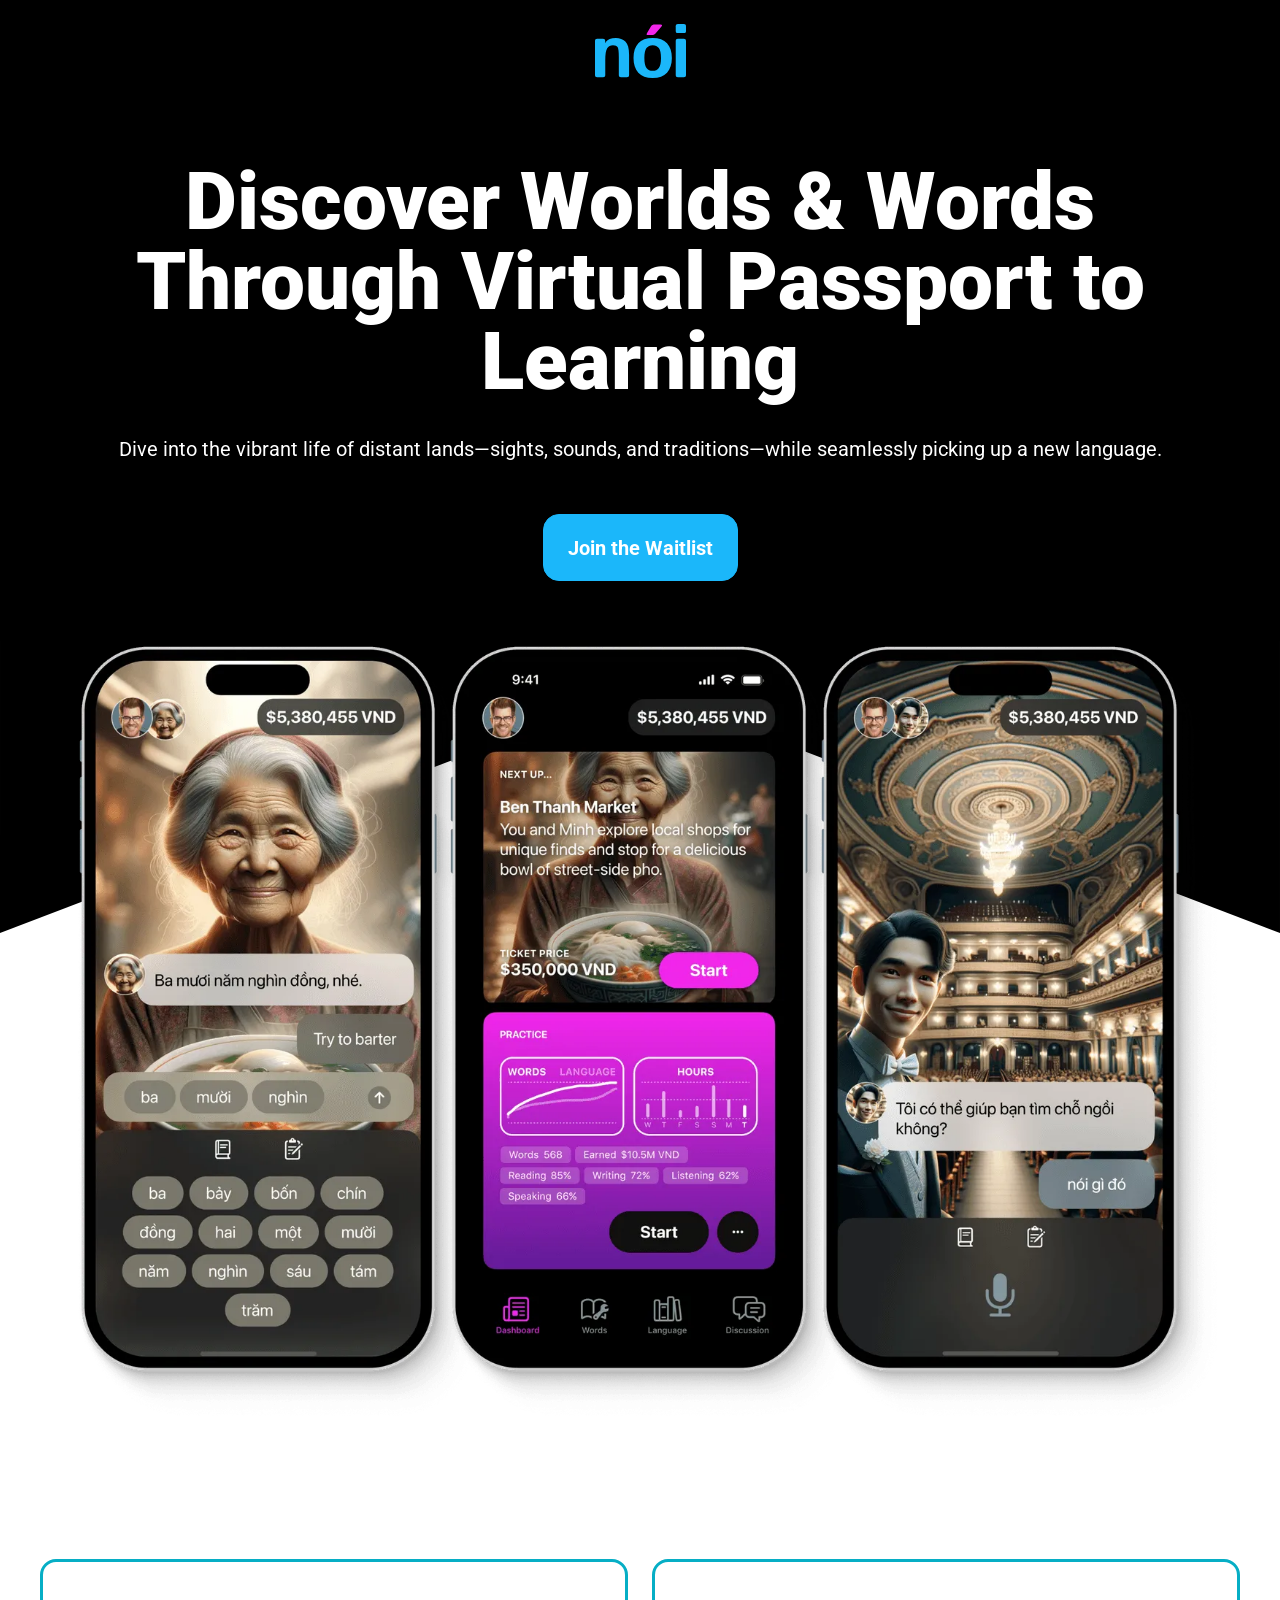
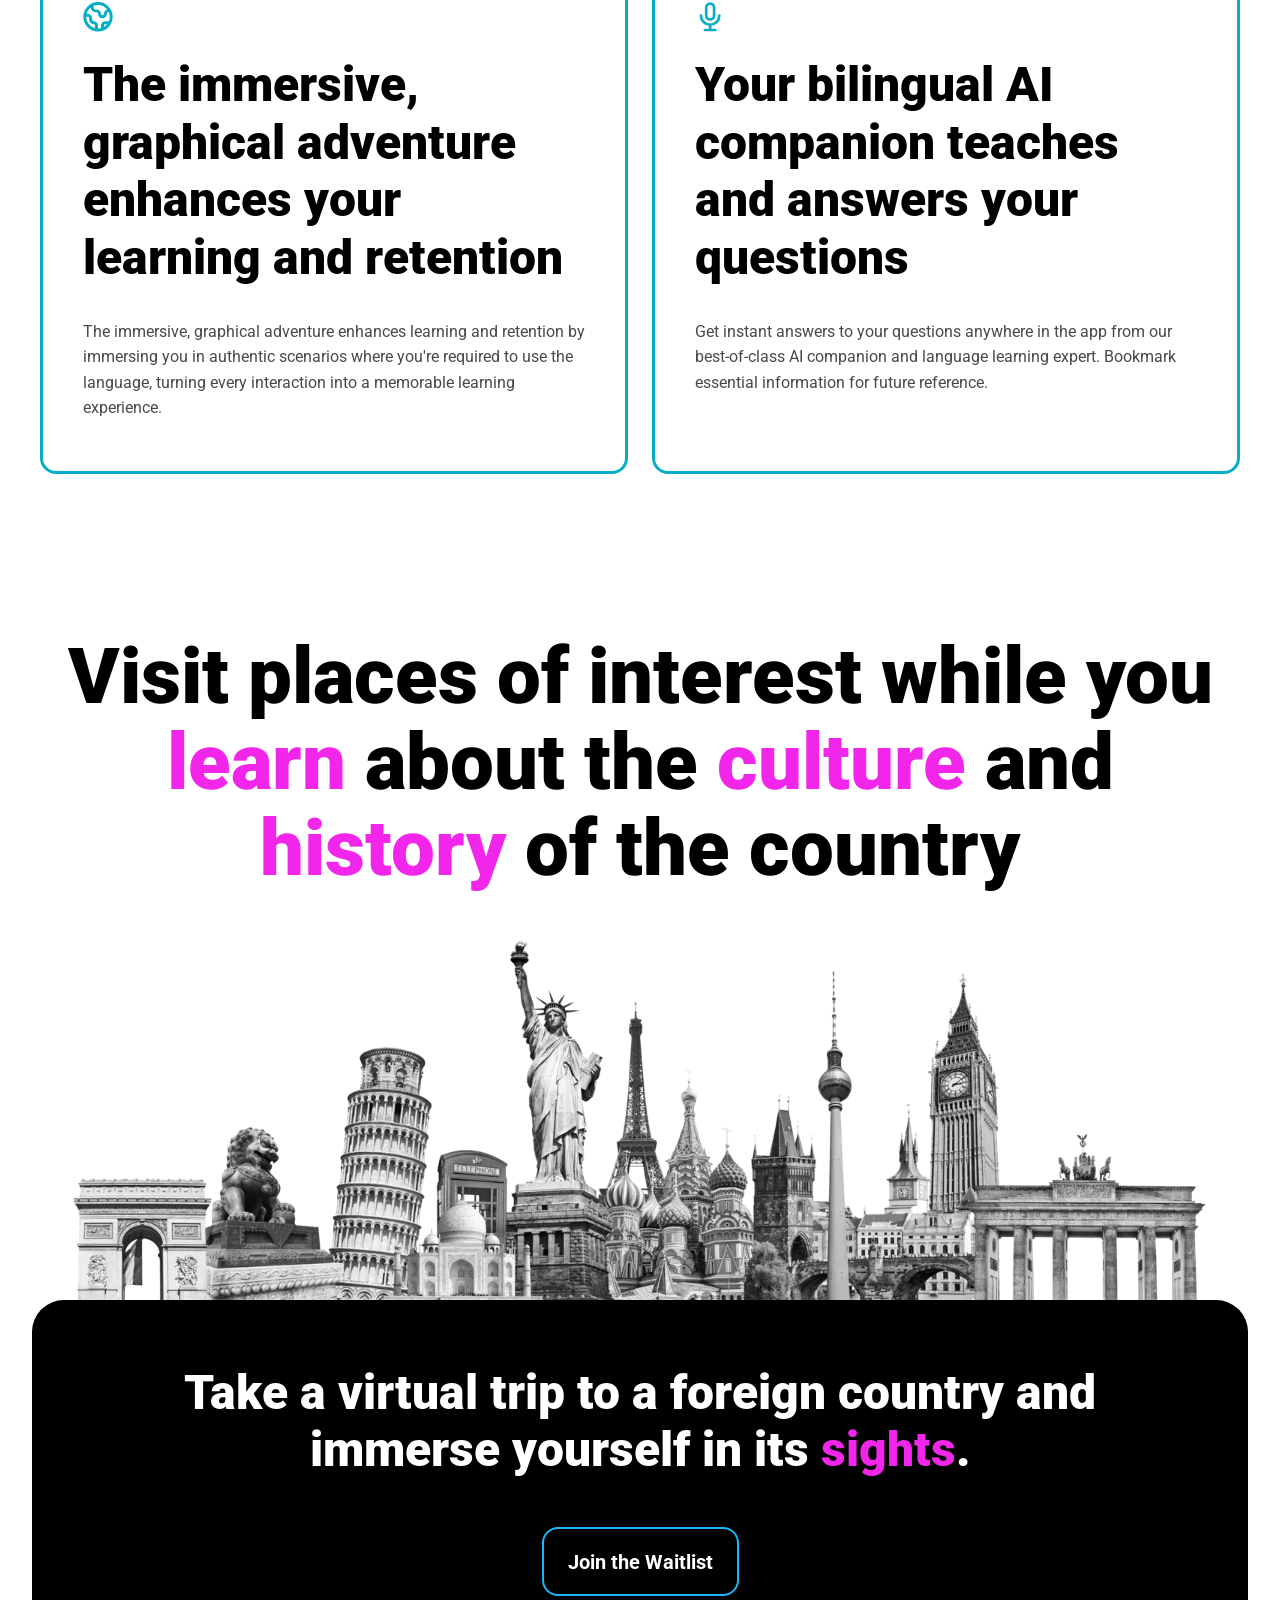
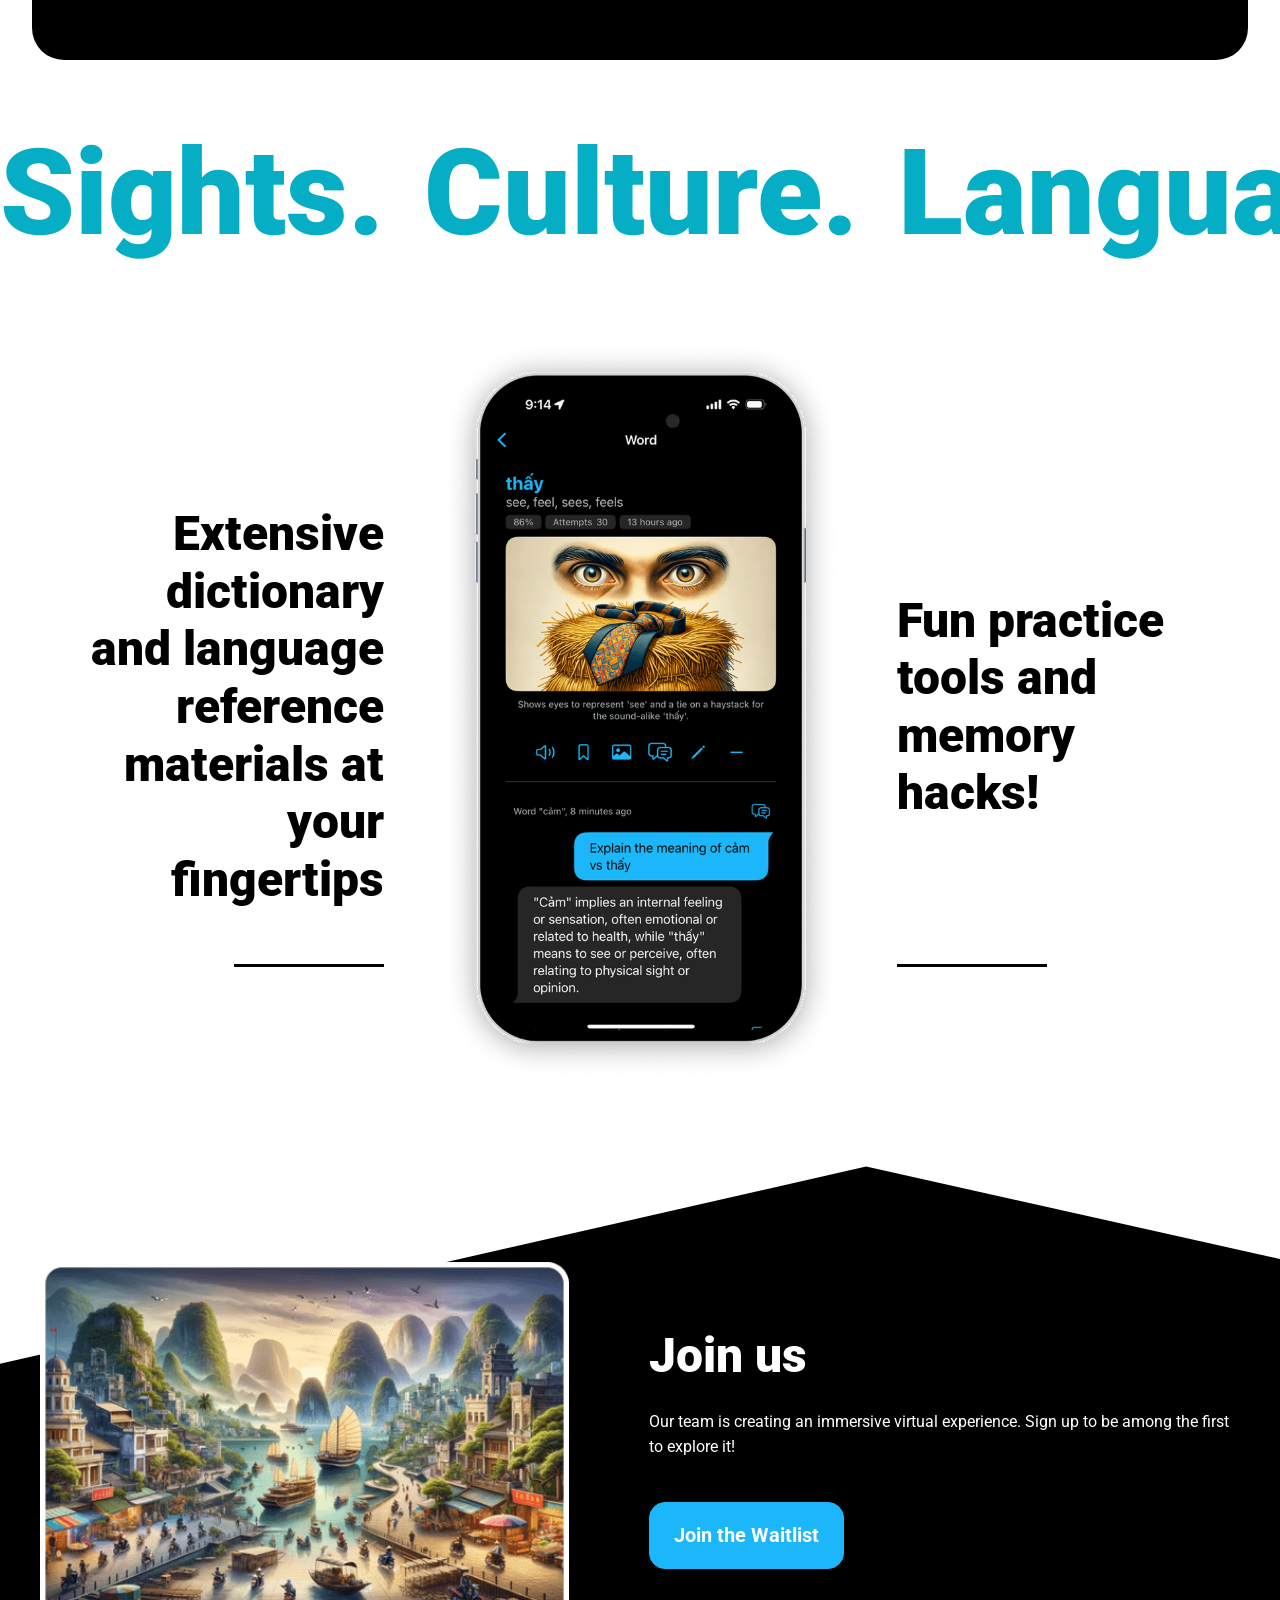
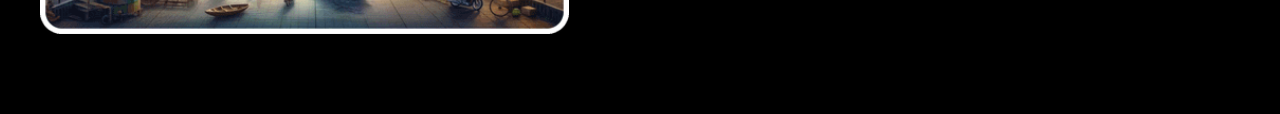
<file: noi/index.html>
<!DOCTYPE html>
<html lang="en">
<head>
  <meta charset="utf-8">
  <title>Nòi</title>
  <meta name="description" content="Dive into the vibrant life of distant lands—sights, sounds, and traditions—while seamlessly picking up a new language.">
  <meta property="og:title" content="Nòi">
  <meta property="og:description" content="Dive into the vibrant life of distant lands—sights, sounds, and traditions—while seamlessly picking up a new language.">
  <meta property="og:type" content="website">
  <meta name="twitter:title" content="Nòi">
  <meta name="twitter:description" content="Dive into the vibrant life of distant lands—sights, sounds, and traditions—while seamlessly picking up a new language.">
  <meta name="twitter:card" content="summary_large_image">
  <meta name="viewport" content="width=device-width, initial-scale=1">
  <link rel="shortcut icon" href="../assets/images/favicon.png" type="image/x-icon">
  <link rel="apple-touch-icon" href="../assets/images/webclip.png">
  <link rel="stylesheet" href="../css/common.css">
  <link rel="stylesheet" href="../css/noi.css">
</head>
<body>
  <div class="ai-page-wrapper">

    <!-- Navigation -->
    <section class="ai-navigation">
      <div class="ai-padding-global">
        <div class="ai-container-small">
          <div class="ai-nav_content">
            <img src="../assets/images/noi-logo.svg" loading="eager" alt="logo" class="ai-logo">
          </div>
        </div>
      </div>
    </section>

    <!-- Main Content -->
    <main class="ai-main-wrapper">

      <!-- Hero -->
      <section class="ai-section_hero">
        <div class="ai-padding-global padding-hero">
          <div class="ai-container-small">
            <div class="ai-hero_content">
              <h1 class="ai-heading-size-large">Discover Worlds &amp; Words Through Virtual Passport to Learning</h1>
              <div class="ai-padding-bottom ai-padding-small">
                <p class="ai-text-size-large">Dive into the vibrant life of distant lands—sights, sounds, and traditions—while seamlessly picking up a new language.</p>
              </div>
              <a href="https://0eppkzy0hpf.typeform.com/to/U9YEm7bx" target="_blank" class="ai-button">Join the Waitlist</a>
            </div>
          </div>
        </div>
      </section>

      <!-- Hero Image with Triangles -->
      <section class="ai-section_hero_image">
        <img src="../assets/images/triangle-left.svg" loading="lazy" alt="" class="ai-hero_triangle">
        <img src="../assets/images/triangle-right.svg" loading="lazy" alt="" class="ai-hero_triangle is-right">
        <div class="ai-padding-global is-hero-image">
          <div class="ai-container-small">
            <div class="ai-hero_image_content">
              <img
                src="../assets/images/noi-hero.webp"
                loading="eager"
                width="1098"
                height="1576"
                alt="3 phones demonstrating service"
                srcset="
                  ../assets/images/responsive/noi-hero-p-500.webp 500w,
                  ../assets/images/responsive/noi-hero-p-800.webp 800w,
                  ../assets/images/responsive/noi-hero-p-1080.webp 1080w,
                  ../assets/images/responsive/noi-hero-p-1600.webp 1600w,
                  ../assets/images/responsive/noi-hero-p-2000.webp 2000w,
                  ../assets/images/noi-hero.webp 2196w"
                sizes="(max-width: 767px) 100vw, 92vw"
                class="ai-hero-image">
            </div>
          </div>
        </div>
      </section>

      <!-- Immersive Features (2-column grid) -->
      <section class="ai-section_home_immersive">
        <div class="ai-padding-global ai-padding-section-medium">
          <div class="ai-container-small">
            <div class="ai-home_immersive_content">
              <div class="ai-home_immersive_itme">
                <img src="../assets/images/icon-immersive.svg" loading="lazy" alt="" class="ai-icon-small">
                <h2 class="ai-heading-size-medium">The immersive, graphical adventure enhances your learning and retention</h2>
                <p class="ai-text-size-medium ai-text-color-gray">The immersive, graphical adventure enhances learning and retention by immersing you in authentic scenarios where you&#x27;re required to use the language, turning every interaction into a memorable learning experience.</p>
              </div>
              <div class="ai-home_immersive_itme">
                <img src="../assets/images/icon-ai.svg" loading="lazy" alt="" class="ai-icon-small">
                <h2 class="ai-heading-size-medium">Your bilingual AI companion teaches and answers your questions</h2>
                <p class="ai-text-size-medium ai-text-color-gray">Get instant answers to your questions anywhere in the app from our best-of-class AI companion and language learning expert. Bookmark essential information for future reference.</p>
              </div>
            </div>
          </div>
        </div>
      </section>

      <!-- Visit Places of Interest -->
      <section class="ai-section_home_visit">
        <div class="ai-padding-global ai-padding-section-medium ai-disable-bottom">
          <div class="ai-container-small">
            <div class="ai-home_visit_content">
              <h2 class="ai-heading-size-large is-visit">Visit places of interest while you <span class="ai-text-color-pink">learn </span>about the <span class="ai-text-color-pink">culture </span>and <span class="ai-text-color-pink">history </span>of the country</h2>
            </div>
          </div>
        </div>
        <img
          src="../assets/images/city.webp"
          loading="lazy"
          width="1221"
          height="815"
          alt="image of history of the various countries"
          srcset="
            ../assets/images/responsive/city-p-500.webp 500w,
            ../assets/images/responsive/city-p-800.webp 800w,
            ../assets/images/responsive/city-p-1080.webp 1080w,
            ../assets/images/responsive/city-p-1600.webp 1600w,
            ../assets/images/responsive/city-p-2000.webp 2000w,
            ../assets/images/city.webp 2442w"
          sizes="(max-width: 479px) 93vw, (max-width: 767px) 96vw, 100vw"
          class="ai-home_visit_image">
        <div class="ai-cta_content">
          <h3 class="ai-heading-size-medium text-color-white">Take a virtual trip to a foreign country and immerse yourself in its <span class="ai-text-color-pink">sights</span>.</h3>
          <a href="https://0eppkzy0hpf.typeform.com/to/U9YEm7bx" class="ai-button is-secondary">Join the Waitlist</a>
        </div>
      </section>

      <!-- Marquee -->
      <section class="ai-section_marquee">
        <div class="ai-marquee_content">
          <div class="ai-marquee_mover">
            <div class="ai-marquee_item">
              <div class="ai-marquee_items">
                <div class="ai-marquee_text">Sights.</div>
                <div class="ai-marquee_text">Culture.</div>
                <div class="ai-marquee_text">Language.</div>
                <div class="ai-marquee_text">History.</div>
              </div>
              <div class="ai-marquee_items">
                <div class="ai-marquee_text">Sights.</div>
                <div class="ai-marquee_text">Culture.</div>
                <div class="ai-marquee_text">Language.</div>
                <div class="ai-marquee_text">History.</div>
              </div>
              <div class="ai-marquee_items">
                <div class="ai-marquee_text">Sights.</div>
                <div class="ai-marquee_text">Culture.</div>
                <div class="ai-marquee_text">Language.</div>
                <div class="ai-marquee_text">History.</div>
              </div>
            </div>
            <div class="ai-marquee_item">
              <div class="ai-marquee_items">
                <div class="ai-marquee_text">Sights.</div>
                <div class="ai-marquee_text">Culture.</div>
                <div class="ai-marquee_text">Language.</div>
                <div class="ai-marquee_text">History.</div>
              </div>
              <div class="ai-marquee_items">
                <div class="ai-marquee_text">Sights.</div>
                <div class="ai-marquee_text">Culture.</div>
                <div class="ai-marquee_text">Language.</div>
                <div class="ai-marquee_text">History.</div>
              </div>
              <div class="ai-marquee_items">
                <div class="ai-marquee_text">Sights.</div>
                <div class="ai-marquee_text">Culture.</div>
                <div class="ai-marquee_text">Language.</div>
                <div class="ai-marquee_text">History.</div>
              </div>
            </div>
          </div>
        </div>
      </section>

      <!-- Dictionary / Extensive Section -->
      <section class="ai-section_home_extensive">
        <div class="ai-padding-global ai-padding-section-medium">
          <div class="ai-container-small">
            <div class="ai-home_extendsive_content">
              <div class="ai-home_extendsive_text">
                <h2 class="ai-heading-size-medium is-left">Extensive dictionary and language reference materials at your fingertips</h2>
                <div class="ai-home_extendsive_line ai-is-left"></div>
              </div>
              <img
                src="../assets/images/iphone.png"
                loading="lazy"
                width="397"
                height="1611"
                alt="phone view explaining the service"
                srcset="
                  ../assets/images/responsive/iphone-p-500.png 500w,
                  ../assets/images/iphone.png 794w"
                sizes="(max-width: 479px) 90vw, 37vw"
                class="ai-home_extendsive_image">
              <div class="ai-home_extendsive_text">
                <h2 class="ai-heading-size-medium is-right">Fun practice tools and memory hacks!</h2>
                <div class="ai-home_extendsive_line is-right"></div>
              </div>
            </div>
          </div>
        </div>
      </section>

      <!-- Join Section -->
      <section class="ai-section_join">
        <div class="ai-padding-global ai-padding-section-medium double-top disable-double-landscape">
          <div class="ai-container-small">
            <div class="join_content">
              <img
                src="../assets/images/desktop.png"
                loading="lazy"
                width="560"
                height="789"
                alt=""
                srcset="
                  ../assets/images/responsive/desktop-p-500.png 500w,
                  ../assets/images/responsive/desktop-p-800.png 800w,
                  ../assets/images/responsive/desktop-p-1080.png 1080w,
                  ../assets/images/desktop.png 1120w"
                sizes="(max-width: 479px) 90vw, (max-width: 767px) 94vw, (max-width: 991px) 28vw, 29vw"
                class="ai-join_image">
              <div class="ai-join_text">
                <h3 class="ai-heading-size-medium text-color-white text-size-large-landscape">Join us</h3>
                <div class="ai-padding-bottom ai-padding-small">
                  <p class="ai-text-size-medium text-color-white">Our team is creating an immersive virtual experience. Sign up to be among the first to explore it!</p>
                </div>
                <a href="https://0eppkzy0hpf.typeform.com/to/U9YEm7bx" target="_blank" class="ai-button">Join the Waitlist</a>
              </div>
            </div>
          </div>
        </div>
      </section>

    </main>
  </div>
</body>
</html>
</file>
<file: css/home.css>
/* SwiftKick home, Ember.
   Type scale: display 116 / section 72 / offer 50 / lead 24 / body 19 / small 16 (desktop), each step at least 1.25x. */
:root{
  --sky:#c2341a; --sky-deep:#9a2012;
  --cream:#fff6e8; --navy:#0f1f5c; --ink2:#2a3566; --ink3:#545b84;
  --card:#fff; --line:#eaded0; --line2:#cfc4b8; --soft:#fbf3e7; --muted:#5d6388; --track:#eee4d6;
  --you:#e8421c; --you-soft:#fdeae1; --you-ink:#a02a0c;
  --run:#1f45c8; --run-soft:#eaf0ff; --done:#8f97bd;
  --gut:clamp(8px,1.4vw,20px); --pad:clamp(20px,4.6vw,64px); --rad:clamp(26px,3.2vw,44px);
  --head:"Bricolage Grotesque","Arial Narrow","Helvetica Neue",Arial,sans-serif;
  --body:"Instrument Sans",system-ui,-apple-system,"Segoe UI",Arial,sans-serif;
  --ai:#e8421c;                     /* the "AI" half of the name, in the colour variant */
}
*,*::before,*::after{box-sizing:border-box}
html{-webkit-text-size-adjust:100%;scroll-behavior:smooth}
@media (prefers-reduced-motion:reduce){html{scroll-behavior:auto}}
body{margin:0;background:var(--sky);color:var(--cream);font-family:var(--body);font-size:19px;line-height:1.5;
  -webkit-font-smoothing:antialiased;-moz-osx-font-smoothing:grayscale;text-rendering:optimizeLegibility;overflow-x:hidden}
h1,h2,h3,p,ul,ol,figure{margin:0}
ul,ol{padding:0;list-style:none}
a{color:inherit}
.vh{position:absolute;width:1px;height:1px;overflow:hidden;clip-path:inset(50%);white-space:nowrap}
.nb{white-space:nowrap}
:focus-visible{outline:3px solid #fff;outline-offset:3px;border-radius:6px}
.sheet :focus-visible{outline-color:var(--run)}
.skip{position:absolute;left:12px;top:-60px;z-index:20;background:var(--navy);color:var(--cream);padding:12px 18px;border-radius:10px;font-weight:600;text-decoration:none}
.skip:focus{top:12px}

/* The name SKAI in the prominent places is set SK|AI: one weight, with a thin drawn rule in a lighter colour.
   The rule runs above the capitals and below the baseline, so it cannot be taken for a letter. */
.skn{font-family:var(--head);font-stretch:80%;letter-spacing:0;white-space:nowrap}
.skn b,.skn i{font-style:normal;font-weight:inherit}
.skn .nsep{display:inline-block;width:max(1px,.026em);height:1.12em;margin:0 .105em 0 .1em;background:var(--ai);border-radius:1px;vertical-align:-.2em}
/* in the product screen's chrome there is no second rule beside the name: space does the dividing */
.top,.hero,.close,.foot{--ai:#ffd08a}

/* buttons */
.btn{display:inline-flex;align-items:center;justify-content:center;gap:14px;min-height:56px;padding:0 30px;border-radius:999px;
  background:var(--cream);color:var(--navy);font-weight:600;font-size:18px;line-height:1.2;text-decoration:none;transition:transform .2s ease,box-shadow .2s ease}
.btn:hover{transform:translateY(-1px);box-shadow:0 10px 26px rgba(60,14,4,.22)}
.btn .arr{width:18px;height:18px;flex:none}
@media (prefers-reduced-motion:reduce){.btn{transition:none}.btn:hover{transform:none}}

/* header */
.top{position:absolute;left:0;right:0;top:0;z-index:10;display:flex;align-items:center;gap:8px;height:112px;padding:0 clamp(20px,4.4vw,64px)}
.logo{display:flex;align-items:center;min-height:44px}
.logo img{display:block;width:218px;height:auto}
.links{margin-left:auto;display:flex;gap:10px;font-size:16.5px;font-weight:500}
.links a{display:flex;align-items:center;min-height:44px;padding:0 13px;text-decoration:none;border-radius:999px}
.links a:hover{background:rgba(255,246,232,.14)}
.links .skn{font-size:19px}
.btn-nav{margin-left:14px;min-height:46px;padding:0 22px;background:var(--navy);color:var(--cream);font-size:16px;white-space:nowrap}
.menu-btn{display:none;margin-left:auto;width:46px;height:46px;border-radius:50%;border:1.4px solid rgba(255,246,232,.9);background:transparent;color:inherit;cursor:pointer;place-items:center;padding:0}
.menu-btn svg{width:20px;height:20px}
.menu{position:absolute;right:12px;left:12px;top:78px;background:var(--cream);color:var(--navy);border-radius:22px;padding:10px 12px 14px;box-shadow:0 24px 60px rgba(60,14,4,.3)}
.menu[hidden]{display:none}
.menu a:not(.btn){display:flex;align-items:center;min-height:52px;padding:0 14px;font-size:19px;font-weight:600;text-decoration:none;border-bottom:1px solid var(--line)}
.menu .skn{font-size:22px}
.menu .btn{display:flex;margin-top:14px;background:var(--navy);color:var(--cream)}
.menu{--ai:#e8421c}
@media (max-width:899px){.links,.btn-nav{display:none}.menu-btn{display:grid}.top{height:72px}.logo img{width:176px}}

/* the field canvases */
main{position:relative;display:block}
.field{position:absolute;left:0;top:0;width:100%;pointer-events:none;z-index:3}

/* hero */
.hero{position:relative;min-height:max(640px,calc(100svh - 56px));padding:clamp(124px,17vh,168px) clamp(20px,5.4vw,78px) 210px;display:flex;align-items:flex-start}
.sky{position:absolute;inset:0;background:
  radial-gradient(56% 62% at 86% 52%, rgba(240,106,30,.96), transparent 72%),
  radial-gradient(46% 52% at 100% 86%, rgba(249,138,38,.96), transparent 72%),
  radial-gradient(30% 34% at 86% 102%, rgba(251,162,58,.9), transparent 74%),
  radial-gradient(48% 46% at 58% 100%, rgba(233,86,31,.92), transparent 72%),
  radial-gradient(60% 70% at -6% 26%, rgba(160,32,17,.95), transparent 72%),
  radial-gradient(46% 50% at 0% 104%, rgba(150,29,16,.9), transparent 72%),
  var(--sky)}
.grain{position:absolute;inset:0;mix-blend-mode:overlay;opacity:.3;pointer-events:none;
  background-image:url("data:image/svg+xml;utf8,<svg xmlns='http://www.w3.org/2000/svg' width='320' height='320'><filter id='n' x='0' y='0' width='100%' height='100%'><feTurbulence type='fractalNoise' baseFrequency='.85' numOctaves='2' seed='4' stitchTiles='stitch'/><feColorMatrix values='1 0 0 0 0  1 0 0 0 0  1 0 0 0 0  0 0 0 0 1'/><feComponentTransfer><feFuncR type='linear' slope='1.8' intercept='-.4'/><feFuncG type='linear' slope='1.8' intercept='-.4'/><feFuncB type='linear' slope='1.8' intercept='-.4'/></feComponentTransfer></filter><rect width='100%' height='100%' filter='url(%23n)'/></svg>")}
.hero-text{position:relative;z-index:4;max-width:100%}
h1,.h1{font-family:var(--head);font-stretch:80%;font-variation-settings:"opsz" 96;font-weight:660;line-height:.95;letter-spacing:-.004em;
  font-size:clamp(46px,15.2vw,60px)}
h1 .l,.h1 .l,.close-line .l{font-weight:300}
.sub{margin-top:clamp(22px,3.6vh,36px);max-width:620px;font-size:clamp(18px,1.6vw,23px);line-height:1.45}
.cta{margin-top:clamp(28px,4.6vh,44px);display:flex}
@media (max-width:699px){
  .hero{padding-bottom:236px}
  .cta{flex-direction:column;align-items:stretch}
}
@media (min-width:700px){h1,.h1{font-size:clamp(60px,min(8vw,13vh),116px)}}

/* the cream sheet that rises over the hero */
.sheet{position:relative;z-index:2;margin:0 var(--gut);background:var(--cream);color:var(--navy);border-radius:var(--rad)}
.sheet h2{font-family:var(--head);font-stretch:80%;font-variation-settings:"opsz" 96;font-weight:660;line-height:.97;letter-spacing:-.004em;font-size:clamp(42px,5.6vw,72px)}
.sheet section{padding:var(--pad)}
.sheet p{color:var(--ink2)}
/* a section's name: the same form in both sections, and the same words as the menu */
.sheet .seclabel{font-family:var(--head);font-stretch:80%;font-variation-settings:"opsz" 96;font-weight:660;font-size:clamp(26px,2.7vw,36px)!important;line-height:1!important;letter-spacing:0;color:var(--navy)}
@media (max-width:699px){.offer p{font-size:17.5px}.part .tw{font-size:18px}.part .tl{font-size:16.5px}}
.sheet h2,.close-line,h1,.h1{text-wrap:balance}

/* SKAI: the section's name, a statement, an opening, then one product screen with three views.
   The three strands from the hero land on the three tabs.
   Below 1000 px, or with no script: the views are stacked, each under its words, and the tabs jump to them.
   From 1000 px with script: the tabs carry the words and switch the views in place. */
.skai{padding-top:clamp(40px,7vw,110px)!important}
.skai-intro{max-width:760px;padding-right:72px}
.skai-intro h2{margin-top:18px;font-size:clamp(40px,6vw,72px);line-height:.97}
.skai-intro h2+p{margin-top:26px;font-size:clamp(18px,1.6vw,21px);max-width:600px}
.tabs{display:grid;grid-template-columns:repeat(3,minmax(0,1fr));margin-top:132px;background:var(--soft);border:1px solid var(--line);border-radius:10px;overflow:hidden}
.tab{display:flex;flex-direction:column;justify-content:center;min-height:52px;padding:8px 12px;border-top:3px solid var(--c);color:var(--navy);text-decoration:none;line-height:1.25}
.tab b{font-size:15.5px;font-weight:700}
.tab .tw,.tab .tl{display:none}
.tab+.tab{border-left:1px solid var(--line)}
.tab.t1{--c:#0f1f5c}.tab.t2{--c:#1f45c8}.tab.t3{--c:#e8421c}
.tab:focus-visible{outline-offset:-4px}
.view{margin-top:48px}
.part{max-width:640px}
.part h3{font-family:var(--head);font-stretch:80%;font-variation-settings:"opsz" 96;font-weight:660;font-size:clamp(28px,3vw,36px);line-height:1}
.part .tw{margin-top:10px;font-size:19px;line-height:1.4;font-weight:500;color:var(--navy)}
.part .tl{margin-top:4px;font-size:17px;line-height:1.4;color:var(--ink3)}
.view .card{margin-top:22px}
.scr-crop .view{margin-top:-16px;display:block}
/* from 700 px: the tabs carry the words and switch the views in place; they turn by themselves until a tab is chosen */
@media (min-width:700px){
  .js .skai{display:grid;grid-template-columns:minmax(0,1fr)}
  .js .view{display:contents}
  .js .part{display:none}
  .js .tabs{grid-row:2;margin-top:124px;border-bottom:0;border-radius:10px 10px 0 0;width:908px;max-width:100%;margin-left:auto}
  .js .tab{position:relative;justify-content:flex-start;padding:14px 16px 16px}
  .js .tab b{font-size:18px}
  .js .tab .tw{display:block;margin-top:6px;font-size:14.5px;font-weight:500;line-height:1.35;color:var(--navy)}
  .js .tab .tl{display:block;margin-top:3px;font-size:14px;line-height:1.35;color:var(--ink3)}
  .js .tab.on{background:var(--card)}
  .js .card{grid-row:3;grid-column:1;margin-top:0;border-radius:0 0 10px 10px;width:908px;max-width:100%;margin-left:auto}
  .js .view:not(.on) .card{display:none}
  .js .view.on .card{animation:vfade .5s ease both}
  .js .tabs.rot .tab.on::after{content:"";position:absolute;left:0;right:0;bottom:0;height:2px;background:var(--c);opacity:.7;transform-origin:left;animation:tabrun 7s linear both}
  .js .tabs.rot.paused .tab.on::after{animation-play-state:paused}
}
/* from 1000 px the three views also share one height, so nothing below them moves when they turn */
@media (min-width:1000px){
  .js .tab{padding:16px 20px 18px}
  .js .tab b{font-size:19px}
  .js .card,.js .view:not(.on) .card{display:flex;flex-direction:column}
  .js .card>.rv-body,.js .card>.dv-log,.js .card>.v-agents-grid{flex:1}
  .js .view:not(.on) .card{visibility:hidden;pointer-events:none}
}
@keyframes vfade{from{opacity:0}to{opacity:1}}
@keyframes tabrun{from{transform:scaleX(0)}to{transform:scaleX(1)}}
@media (prefers-reduced-motion:reduce){.js .view.on .card{animation:none}.js .tabs .tab.on::after{display:none}}
@media (min-width:1400px){
  .js .skai{grid-template-columns:minmax(0,1fr) 908px;grid-template-rows:auto 1fr;column-gap:40px;padding-top:118px!important}
  .js .skai-intro{grid-column:1;grid-row:1/3;align-self:start;position:sticky;top:44px;padding:6px 0 0}
  .js .skai-intro h2{font-size:52px;line-height:1}
  .js .tabs{grid-column:2;grid-row:1;margin-top:0}
  .js .card{grid-column:2;grid-row:2}
}

/* the product screen (made-up content) */
.scr{background:var(--card);border:1px solid var(--line);border-radius:10px;box-shadow:0 30px 70px rgba(120,50,10,.16),0 4px 14px rgba(120,50,10,.08);overflow:hidden;font-size:13px;line-height:1.4;color:var(--navy)}
.scr p{color:inherit}
.scr-graph{position:relative;display:none;padding-bottom:12px}
.scr-graph .g{margin-top:-22px}
.scr-crop{position:relative}
.sk{display:flex;align-items:center;gap:8px;font-size:19px;font-weight:700;line-height:1}
.skm{width:16px;height:22px;flex:none}
.sep{width:1px;height:18px;background:var(--line2);flex:none}
.g{position:relative;margin:0 auto}
.g>svg,.view>svg{position:absolute;left:0;top:0}
.lv{position:absolute;left:9px;font-size:11px;font-weight:700;color:var(--done);letter-spacing:.02em}
.n{position:absolute;width:108px;height:84px;border-radius:4px;background:var(--card);border:1px solid var(--line);padding:8px 10px 0}
.view .n{width:106px}
.n .top{position:static;display:flex;align-items:center;gap:6px;height:auto;padding:0;font-size:11px;font-weight:700;color:var(--muted);letter-spacing:.02em}
.n .top u,.code u{text-decoration:none;font-size:11px;font-weight:700;border:1px solid var(--line2);border-radius:3px;padding:0 4px;line-height:14px}
.ask-b{margin-left:auto;font-size:11px;font-weight:700;background:var(--you);color:#fff;border-radius:3px;padding:0 5px;line-height:15px}
.nt{margin-top:5px;font-size:12px;font-weight:600;line-height:1.2}
.n .st{position:absolute;left:10px;bottom:8px;display:flex;align-items:center;gap:5px;font-size:11px;font-weight:600;color:var(--muted)}
.n .st::before{content:"";width:6px;height:6px;border-radius:50%;background:var(--done)}
.n .bar{position:absolute;left:66px;right:10px;bottom:12px;height:3px;border-radius:3px;background:var(--track);overflow:hidden}
.n .bar i{display:block;height:100%;background:var(--run)}
.n.done{background:var(--soft)}
.n.run{border-color:var(--run);background:var(--run-soft)}
.n.run .st{color:var(--navy)}.n.run .st::before{background:var(--run)}
.n.ready{border:1.3px dashed var(--navy)}
.n.ready .st{color:var(--navy)}.n.ready .st::before{background:transparent;border:1.4px solid var(--navy)}
.n.you{border-color:var(--you);background:var(--you-soft)}
.n.you .st{color:var(--you-ink)}.n.you .st::before{background:var(--you)}
.n.wait{background:transparent;border-style:dashed;border-color:var(--line2)}
.n.wait .st::before{background:var(--line2)}
.n.dim{opacity:.55}
.n.sel{border-width:1.6px;border-color:var(--navy);box-shadow:0 0 0 4px rgba(15,31,92,.14)}
.view{position:relative;overflow:hidden}
.capbar{display:flex;align-items:center;gap:8px;padding:12px 14px;border-top:1px solid var(--line);background:var(--soft)}
.capbar .pj{font-size:13px;font-weight:600;color:var(--muted)}
.capbar .mini{margin-left:auto;flex:none;width:72px;height:auto}
.scr-rail{padding:20px 20px 22px;background:var(--soft);border-top:1px solid var(--line)}
.code{display:flex;align-items:center;gap:8px;font-size:12.5px;font-weight:700;color:var(--muted)}
.chip{margin-left:auto;display:inline-flex;align-items:center;gap:6px;border-radius:4px;padding:2px 10px;font-size:12px;font-weight:600;color:var(--navy)}
.chip::before{content:"";width:6px;height:6px;border-radius:50%}
.chip.done{border:1px solid var(--done);background:#eef0f8}.chip.done::before{background:var(--done)}
.chip.you{border:1px solid var(--you);background:#fff;color:var(--you-ink)}.chip.you::before{background:var(--you)}
.ttl{margin-top:10px;font-family:var(--head);font-stretch:85%;font-weight:700;font-size:25px;line-height:1.05}
.lab{margin-top:18px;font-size:11px;font-weight:700;letter-spacing:.07em;text-transform:uppercase;color:var(--muted)}
.scr-rail p:not(.cap):not(.ttl){margin-top:5px;font-size:13.5px;line-height:1.45}
.who{display:flex;align-items:center;gap:8px;margin-top:8px;font-size:13.2px;font-weight:600}
.who i{width:18px;height:18px;border-radius:50%;display:grid;place-items:center;font-style:normal;font-size:11px;font-weight:700;color:#fff;background:var(--run)}
.who i.r{background:var(--you)}
.who em{margin-left:auto;font-style:normal;font-weight:500;color:var(--muted);font-size:12.4px}
.two{display:grid;grid-template-columns:1fr 1fr;gap:10px}
.chips{display:flex;flex-wrap:wrap;gap:5px;margin-top:8px}
.chips>span{font-size:11.6px;font-weight:700;border-radius:4px;border:1px solid var(--line2);padding:2px 7px;background:var(--card)}
.ev{counter-reset:e;margin-top:2px}
.ev li{counter-increment:e;position:relative;margin-top:9px;padding-left:28px;font-size:13px;line-height:1.4}
.ev li::before{content:counter(e);position:absolute;left:0;top:1px;width:18px;height:18px;border-radius:3px;background:var(--navy);color:var(--cream);font-size:11px;font-weight:700;display:grid;place-items:center}
.ev b{font-weight:700;margin-right:3px}
.scr-ask{display:grid;gap:16px;padding:18px 18px 20px;border-top:1px solid var(--line)}
.askcard{border:1.3px solid var(--you);background:var(--you-soft);border-radius:6px;padding:14px 16px 15px}
.q{margin-top:9px;font-size:16px;font-weight:600;line-height:1.3}
.opts{margin-top:10px;display:grid;gap:6px}
.opts li{display:flex;align-items:center;gap:9px;min-height:34px;padding:5px 12px;border-radius:4px;border:1px solid var(--line2);background:var(--card);font-size:13.5px;font-weight:600}
.opts .dot{width:12px;height:12px;border-radius:50%;border:1.5px solid var(--line2);flex:none}
.opts .rec{border-color:var(--navy);border-width:1.4px}
.opts .rec .dot{border-color:var(--navy);background:radial-gradient(circle,var(--navy) 0 3px,transparent 3.6px)}
.opts em{margin-left:auto;font-style:normal;font-size:11.5px;font-weight:700;background:var(--navy);color:var(--cream);border-radius:4px;padding:2px 9px}
.why{margin-top:11px;font-size:13px;line-height:1.42}
.why b{font-weight:700;margin-right:3px}
.holds{display:flex;align-items:center;flex-wrap:wrap;gap:6px 10px;margin-top:11px}
.holds .lab{margin:0;color:var(--you-ink)}
.holds .chips{margin:0}
.trace{font-size:11.5px;font-weight:700;border:1px solid var(--run);color:#14309a;background:var(--run-soft);border-radius:4px;padding:1px 9px}
.side{display:flex;flex-direction:column;gap:16px}
.pct .lab{margin-top:0}
.pct b{display:block;margin-top:4px;font-family:var(--head);font-stretch:80%;font-weight:700;font-size:36px;line-height:1}
.pct>span{display:block;margin-top:4px;font-size:12.5px;color:var(--muted)}
.track{margin-top:9px;height:6px;border-radius:6px;background:var(--track);overflow:hidden}
.track i{display:block;height:100%;width:57%;border-radius:6px;background:linear-gradient(90deg,var(--run),var(--you))}
@media (min-width:700px){
  .scr-crop{display:none}.scr-graph{display:block}
  .scr-rail{display:grid;grid-template-columns:1fr 1fr;gap:0 28px;align-items:start}
  .scr-rail>.code,.scr-rail>.ttl{grid-column:1/-1}
  .rail-a,.rail-b{min-width:0}
  .scr-ask{grid-template-columns:minmax(0,1fr) 190px;gap:18px}
}
@media (min-width:1000px){
  .v-agents-grid{display:grid;grid-template-columns:648px minmax(0,1fr);grid-template-rows:auto 1fr}
  .scr-graph{grid-column:1;grid-row:1}
  .scr-rail{grid-column:2;grid-row:1/3;display:block;border-top:0;border-left:1px solid var(--line)}
  .scr-ask{grid-column:1;grid-row:2}
}

/* the review pages: a spec, and a design, under one change */
.barwrap{position:relative}
.barwrap.second{border-top:1px solid var(--line)}
.rv-bar{display:flex;align-items:center;gap:12px;height:56px;padding:0 20px;border-bottom:1px solid var(--line);white-space:nowrap;overflow:hidden}
.rv-bar .pg{font-size:14.5px;font-weight:600;color:var(--navy)}
.rv-bar .chg{font-size:14.5px;font-weight:700;color:var(--run)}
.rv-tools{display:flex;flex-wrap:wrap;align-items:center;gap:8px;padding:8px 14px;border-bottom:1px solid var(--line);background:var(--soft)}
.rv-tools .tog{margin-left:0!important}
@media (min-width:700px){.rv-tools{position:absolute;right:20px;top:0;height:56px;padding:0;border:0;background:transparent;flex-wrap:nowrap}}
@media (max-width:699px){.rv-bar{padding:0 14px;gap:8px}.rv-bar .pg,.rv-bar .chg{font-size:13px}.rv-bar .sk{font-size:17px;gap:6px}}
.labrow{display:flex;align-items:center;gap:10px}
.labrow .fl{margin-left:auto;text-transform:none;letter-spacing:0}
.mk{display:inline-block;flex:none;width:9px;height:9px;border-radius:2px;background:var(--line2)}
.mk.add{background:var(--run)}.mk.mod{background:#d9920f}.mk.rem{background:var(--you)}
.tag{flex:none;font-size:11px;font-weight:700;letter-spacing:.05em;text-transform:uppercase;border:1px solid var(--line2);border-radius:4px;padding:1px 8px;color:var(--ink2);background:var(--card)}
.rv-body,.dv-body{display:grid;gap:0}
.rv-side{padding:18px 20px 20px;background:var(--soft);border-bottom:1px solid var(--line)}
.rv-side .lab{margin-top:20px}
.rv-req{border:1px solid var(--line);background:var(--card);border-radius:6px;padding:12px 14px 14px}
.pill{display:inline-block;font-size:11px;font-weight:700;letter-spacing:.05em;text-transform:uppercase;border:1px solid var(--you);color:var(--you-ink);border-radius:4px;padding:1px 9px}
.rv-req p{margin-top:8px;font-size:14.5px;line-height:1.4;font-weight:500}
.rv-docs li{display:flex;align-items:center;gap:8px;margin-top:8px;font-size:13px;font-weight:600}
.rv-docs em{margin-left:auto;font-style:normal;font-weight:500;font-size:12px;color:var(--muted)}
.rv-disc li{display:flex;flex-wrap:wrap;align-items:center;gap:5px 8px;margin-top:8px;padding:9px 11px;border:1px solid var(--line);border-radius:6px;background:var(--card);font-size:13px;line-height:1.3}
.rv-disc b{font-size:12px;color:var(--muted)}
.rv-disc .tt{flex-basis:100%;font-weight:600}
.rv-disc em{margin-left:auto;font-style:normal;font-size:11px;font-weight:700;letter-spacing:.05em;text-transform:uppercase;color:var(--muted)}
.rv-disc .open{border-color:var(--you);background:var(--you-soft)}
.rv-disc .open em{color:var(--you-ink)}
.rv-main,.dv-main{padding:18px 20px 22px;min-width:0}
.rv-file{display:flex;align-items:center;gap:9px;font-family:var(--head);font-stretch:85%;font-weight:700;font-size:26px;line-height:1.1}
.item{margin-top:14px;border:1px solid var(--line);border-radius:6px;padding:15px 18px 16px;background:var(--card)}
.item-h{display:flex;flex-wrap:wrap;align-items:center;gap:6px 9px;font-size:17px;font-weight:600;line-height:1.3}
.item-h b{font-size:12.5px;font-weight:700;color:var(--muted);letter-spacing:.02em}
.item>p{margin-top:9px;font-size:16px;line-height:1.45}
/* numbered rules sit under the card's title: the whole row (marker, number, text) starts where the title's ID starts.
   An unchanged rule has no marker but keeps its place. The Why and the footnote return to the card's edge. */
.rules{margin-top:9px;padding-left:18px}
.rules .mk:not(.add):not(.mod):not(.rem){background:transparent}
.rules li{display:flex;gap:10px;margin-top:10px;font-size:16px;line-height:1.45}
.rules .no{flex:none;display:inline-flex;align-items:center;gap:6px;width:34px;height:23px;font-size:12.5px;font-weight:700;font-variant-numeric:tabular-nums;color:var(--muted)}
del{color:var(--you-ink);text-decoration-color:var(--you);text-decoration-thickness:1.5px}
ins{text-decoration:none;color:#14309a;background:var(--run-soft);border-radius:2px;padding:1px 3px;-webkit-box-decoration-break:clone;box-decoration-break:clone}
.scr u{text-decoration:underline dotted;text-decoration-color:var(--done);text-underline-offset:3px}
.scr .n .top u,.scr .code u{text-decoration:none}
sup{font-size:11px;font-weight:700;line-height:0;margin-left:2px;padding:1px 5px;border-radius:3px;background:var(--navy);color:var(--cream);vertical-align:3px}
.why{margin-top:12px!important;padding-top:10px;border-top:1px dashed var(--line2);font-size:14.5px!important;line-height:1.45!important;color:var(--ink2)!important}
.rv-main>.why{border-top:0;padding-top:0}
.rv-file.second{margin-top:26px}
.why b{color:var(--navy);margin-right:3px}
.fn{display:flex;gap:9px;margin-top:10px!important;padding:9px 12px;border-radius:4px;background:var(--soft);font-size:14px!important;line-height:1.4!important}
.fn b{flex:none;width:18px;height:18px;border-radius:3px;background:var(--navy);color:var(--cream);font-size:11px;display:grid;place-items:center}
.same{display:flex;flex-wrap:wrap;gap:8px;margin-top:12px}
.same span{display:inline-flex;align-items:center;gap:7px;border:1px solid var(--line);border-radius:4px;padding:6px 11px;font-size:12.5px;font-weight:700;color:var(--muted)}
@media (min-width:700px){
  .rv-side{display:grid;grid-template-columns:minmax(0,2fr) minmax(0,3fr);gap:0 28px;align-items:start}
  .rv-side .rv-req{grid-column:1/-1}
  .rv-side>:nth-child(2){grid-column:1;grid-row:2}.rv-side>:nth-child(3){grid-column:1;grid-row:3}
  .rv-side>:nth-child(4){grid-column:2;grid-row:2}.rv-side>:nth-child(5){grid-column:2;grid-row:3}
}
@media (min-width:1000px){
  .rv-body{grid-template-columns:268px minmax(0,1fr)}
  .rv-side{display:block;border-bottom:0;border-right:1px solid var(--line)}
  .rv-side>*{grid-column:auto!important;grid-row:auto!important}
}

/* controls inside the screens: filters and switches are buttons, and they work */
.scr [hidden]{display:none!important}
.scr button{font:inherit;color:inherit;cursor:pointer;margin:0}
.fl{display:inline-flex;border:1px solid var(--line2);border-radius:5px;overflow:hidden;background:var(--card)}
.flt{appearance:none;border:0;background:transparent;display:inline-flex;align-items:center;gap:6px;min-height:32px;padding:4px 11px;font-size:12.5px!important;font-weight:600!important;color:var(--ink2)!important;white-space:nowrap}
.flt+.flt{border-left:1px solid var(--line2)}
.flt:hover{background:var(--soft)}
.flt[aria-pressed=true]{background:var(--navy);color:var(--cream)!important}
.flt:focus-visible,.mtab:focus-visible,.tog:focus-visible{outline:2px solid var(--run);outline-offset:-2px}
.sts{display:inline-flex;gap:4px}
.mtab{appearance:none;border:0;border-bottom:2px solid transparent;border-radius:0;background:transparent;min-height:32px;padding:5px 9px 3px;font-size:13.5px!important;font-weight:600!important;color:var(--muted)!important}
.mtab:hover{color:var(--navy)!important}
.mtab[aria-pressed=true]{color:var(--navy)!important;border-bottom-color:var(--run)}
.tog{appearance:none;margin-left:auto!important;display:inline-flex;align-items:center;gap:7px;min-height:32px;border:1.4px solid var(--line2);background:var(--card);border-radius:5px;padding:3px 12px;font-size:13px!important;font-weight:700!important;color:var(--ink2)!important}
.tog::before{content:"";width:8px;height:8px;border-radius:50%;border:1.5px solid currentColor}
.tog:hover{border-color:var(--navy)}
.tog[aria-pressed=true]{border-color:var(--navy);color:var(--navy)!important}
.tog[aria-pressed=true]::before{background:var(--navy);border-color:var(--navy)}
@media (pointer:coarse),(max-width:699px){.flt,.mtab,.tog{min-height:44px}}
.dimc{opacity:.55}
.nochg .dimc{opacity:1}.nochg .bdg{display:none}.nochg .chgd{stroke:#eaded0;stroke-width:1}
.fd .mc{opacity:.2}
.fd-a .cd-a,.fd-s .cd-s,.fd-t .cd-t,.fd-c .cd-c{opacity:1}
.rev .mapv{display:none}
.rdyon .n:not(.ready){opacity:.3}
.rdyon .n.ready{border-style:solid;border-color:var(--run);box-shadow:0 0 0 4px rgba(31,69,200,.16)}

/* the UI Map, with the change's screens marked, and the design change log under it */
.mp-leg{display:flex;margin:0 6px 14px}
@media (max-width:699px){.mp-leg .fl{display:grid;grid-template-columns:1fr 1fr;width:100%}.mp-leg .flt:nth-child(3){border-left:0}.mp-leg .flt:nth-child(n+3){border-top:1px solid var(--line2)}}
.dsq{display:inline-block;flex:none;width:9px;height:9px;border-radius:2px}
.d-a{background:#8f97bd}.d-s{background:#1f45c8}.d-t{background:#e8421c}.d-c{background:#d9920f}
.mapv{display:grid}
.mp-canvas{padding:16px 10px 12px;background:#f8f1e6;overflow:hidden}
.mp-canvas svg{display:block;width:100%;height:auto}
.mp-full{display:none!important}
.mp-side{padding:0 20px 20px;border-top:1px solid var(--line);background:var(--card)}
.mp-head{position:relative;margin:0 -20px;padding:16px 56px 14px 20px;border-bottom:1px solid var(--line)}
.mp-head .ttl{margin-top:0;font-size:20px}
.mp-head .dom{display:flex;align-items:center;gap:7px;margin-top:6px;font-size:13px;font-weight:600;color:var(--muted)}
.mp-x{appearance:none;position:absolute;right:10px;top:10px;width:32px;height:32px;border:0;border-radius:5px;background:transparent;color:var(--muted)!important;display:grid;place-items:center}
.mp-x:hover{background:var(--soft)}
@media (pointer:coarse),(max-width:699px){.mp-x{width:44px;height:44px;right:4px;top:4px}}
.mp-sec{padding-top:14px}
.mp-sec+.mp-sec{margin-top:14px;border-top:1px solid var(--line)}
.mp-sec .lab{margin-top:0;display:flex;align-items:center;gap:6px}
.mp-side .item{margin-top:9px;padding:12px 13px 13px;box-shadow:0 2px 8px rgba(120,50,10,.06)}
.mp-side .item-h{font-size:14px}
.mp-side .item>p{font-size:14px;line-height:1.42}
.mp-side .why{font-size:13px!important}
.lk li{display:flex;align-items:center;gap:8px;margin-top:9px;font-size:14px;font-weight:600;line-height:1.3}
.rt{flex:none;width:50px;font-size:11px;font-weight:700;letter-spacing:.07em;color:var(--muted)}
.lk em{margin-left:auto;font-style:normal;font-size:12px;font-weight:500;color:var(--muted)}
.nt2{margin-top:6px;font-size:14px;line-height:1.4}
.nopanel .mp-side{display:none}
.nopanel .mapv{grid-template-columns:minmax(0,1fr)!important}
.selc{cursor:pointer}
.dv-log{display:grid;gap:0 14px;align-items:start;padding:4px 20px 22px}
@media (min-width:700px){
  .mp-full{display:block!important}.mp-crop{display:none!important}
  .mp-canvas{padding:20px 16px 14px}
}
@media (min-width:1000px){
  .mapv{grid-template-columns:minmax(0,1fr) 276px}
  .mp-side{border-top:0;border-left:1px solid var(--line)}
  .dv-log{grid-template-columns:1fr 1fr}
}

/* What We Do: three offers. Three strands come down the right-hand side; each turns in under one offer and runs
   beneath it to the row's left edge, so nothing sits in front of a name. */
.what{padding-top:clamp(56px,8vw,120px)!important}
.offers{position:relative;overflow:hidden;margin-top:clamp(14px,2vw,26px);padding-right:66px;--s1:-10px;--s2:-20px;--s3:-30px;--s4:-40px;--s5:-50px;--s6:-60px}
.offer{position:relative;padding:clamp(24px,3vw,40px) 0 clamp(28px,3.4vw,46px)}
.offer::after{content:"";position:absolute;left:0;top:-9000px;bottom:0;border-right:1.6px solid;border-bottom:1.6px solid;border-bottom-right-radius:30px;pointer-events:none}
.o1::after{right:var(--s1);color:#0f1f5c}
.o2::after{right:var(--s2);color:#1f45c8}
.o3::after{right:var(--s3);color:#e8421c}
.o4::after{right:var(--s4);color:#0f1f5c}
.o5::after{right:var(--s5);color:#1f45c8}
.o6::after{right:var(--s6);color:#e8421c}
.offer h3{font-family:var(--head);font-stretch:80%;font-variation-settings:"opsz" 96;font-weight:660;font-size:clamp(40px,5.4vw,76px);line-height:.96;letter-spacing:-.004em}
.offer p{margin-top:14px;max-width:640px;color:var(--navy)}
@media (min-width:900px){
  .offers{padding-right:124px;--s1:-18px;--s2:-34px;--s3:-50px;--s4:-66px;--s5:-82px;--s6:-98px}
  .offer{display:grid;grid-template-columns:minmax(0,6fr) minmax(0,7fr);column-gap:44px;align-items:start}
  .offer p{margin-top:10px;max-width:none;padding-right:28px;font-size:21px;line-height:1.48}
}

/* The standard: a moment of its own, in navy */
.standard{margin:0 calc(var(--pad)/2.4);border-radius:calc(var(--rad) - 6px);background:var(--navy);color:var(--cream);padding:clamp(40px,6.4vw,96px) clamp(22px,5vw,80px)!important;overflow:hidden}
.standard h2{font-size:clamp(46px,9.4vw,136px)!important;line-height:.92!important}
.standard h2 span{display:block}

.standard .lt{font-weight:300}
.standard .hv{font-weight:700}
.comb{display:block;width:calc(100% + 2*clamp(22px,5vw,80px));margin:clamp(20px,3vw,40px) calc(-1*clamp(22px,5vw,80px));height:clamp(150px,19vw,260px)}
.comb polyline{vector-effect:non-scaling-stroke}
.record{max-width:820px;font-size:clamp(19px,2vw,26px);line-height:1.45;color:rgba(255,246,232,.96)!important}

/* close: back to the warm field, with the button alone */
.close{position:relative;padding:clamp(84px,11vw,150px) clamp(20px,5.4vw,78px);display:flex;justify-content:center;align-items:center;overflow:hidden}
.close .sky{background:
  radial-gradient(56% 90% at 90% 40%, rgba(240,106,30,.96), transparent 72%),
  radial-gradient(44% 80% at 100% 100%, rgba(249,138,38,.94), transparent 72%),
  radial-gradient(60% 90% at -6% 30%, rgba(160,32,17,.95), transparent 72%),
  radial-gradient(60% 70% at 30% 110%, rgba(154,32,18,.96), transparent 72%),
  var(--sky)}
.close .field{height:100%}
.close-text{position:relative;z-index:4}
.btn-big{min-height:72px;padding:0 40px;font-size:clamp(19px,2vw,23px)}
@media (max-width:699px){.close-text{width:100%}.btn-big{display:flex;padding:0 20px;min-height:64px}}

/* footer */
.foot{background:var(--sky-deep);color:var(--cream);padding:22px clamp(20px,5.4vw,78px) 26px;font-size:16px}
.foot p{margin:0}
</file>
<file: css/common.css>
/* ==========================================================================
   common.css — Shared foundation for all pages
   ========================================================================== */

/* Google Fonts */
@import url('https://fonts.googleapis.com/css2?family=Inter:wght@400;600&family=Montserrat:ital,wght@0,100;0,200;0,300;0,400;0,500;0,600;0,700;0,800;0,900;1,100;1,200;1,300;1,400;1,500;1,600;1,700;1,800;1,900&family=Poppins:wght@600&family=Roboto:wght@300;400;700;900&display=swap');

/* ---------- Reset ---------- */
*,
*::before,
*::after {
  box-sizing: border-box;
}

html {
  -webkit-text-size-adjust: 100%;
  text-size-adjust: 100%;
}

body {
  margin: 0;
  padding: 0;
  -webkit-font-smoothing: antialiased;
  -moz-osx-font-smoothing: grayscale;
  font-smoothing: antialiased;
  text-rendering: optimizeLegibility;
  font-family: Roboto, sans-serif;
  font-size: 1rem;
  font-weight: 400;
  line-height: 1.5;
  color: #000;
  background-color: #fff;
}

h1, h2, h3, h4, h5, h6 {
  margin-top: 0;
  margin-bottom: 0.5rem;
  font-weight: bold;
}

p {
  margin-top: 0;
  margin-bottom: 0.625rem;
}

a {
  text-decoration: none;
  color: inherit;
}

img {
  max-width: 100%;
  display: block;
}

/* ---------- CSS Custom Properties ---------- */
:root {
  --white: white;
  --black: black;
  --brand-blue: #1bb7fa;
  --gray: #494949;
  --base-color-brand--blue: #2d62ff;
  --base-color-brand--pink: #dd23bb;
}

/* ---------- Focus state for keyboard navigation ---------- */
*[tabindex]:focus-visible,
input[type="file"]:focus-visible {
  outline: 0.125rem solid #4d65ff;
  outline-offset: 0.125rem;
}

/* ---------- Shared layout utilities ---------- */
.ai-padding-global {
  padding-left: 2.5rem;
  padding-right: 2.5rem;
}

.ai-container-small {
  width: 100%;
  max-width: 80rem;
  margin-left: auto;
  margin-right: auto;
}

.ai-padding-section-medium {
  padding-top: 5rem;
  padding-bottom: 5rem;
}

.ai-padding-bottom {
  padding-top: 0;
  padding-left: 0;
  padding-right: 0;
}

.ai-padding-small {
  padding-bottom: 1rem;
}

/* ---------- Responsive: Tablet ---------- */
@media screen and (max-width: 991px) {
  .ai-padding-section-medium {
    padding-top: 4rem;
    padding-bottom: 4rem;
  }

  .ai-padding-bottom {
    padding-top: 0;
    padding-left: 0;
    padding-right: 0;
  }
}

/* ---------- Responsive: Mobile Landscape ---------- */
@media screen and (max-width: 767px) {
  .ai-padding-global {
    padding-left: 1.5rem;
    padding-right: 1.5rem;
  }

  .ai-padding-section-medium {
    padding-top: 3rem;
    padding-bottom: 3rem;
  }

  .ai-padding-bottom {
    padding-top: 0;
    padding-left: 0;
    padding-right: 0;
  }
}

/* ---------- Responsive: Mobile Portrait ---------- */
@media screen and (max-width: 479px) {
  .ai-padding-bottom {
    padding-top: 0;
    padding-left: 0;
    padding-right: 0;
  }
}
</file>
<file: css/noi.css>
/* ==========================================================================
   noi.css — Nòi page styles
   ========================================================================== */

/* ---------- Page structure ---------- */
.ai-page-wrapper {
  overflow: hidden;
}

/* ---------- Navigation ---------- */
.ai-navigation {
  background-color: var(--black);
  padding-top: 1.5rem;
  padding-bottom: 1.5rem;
}

.ai-nav_content {
  justify-content: center;
  align-items: center;
  display: flex;
}

.ai-logo {
  display: block;
}

/* ---------- Hero ---------- */
.ai-section_hero {
  background-color: var(--black);
}

.ai-hero_content {
  grid-row-gap: 1.5rem;
  text-align: center;
  flex-flow: column;
  justify-content: center;
  align-items: center;
  display: flex;
}

.ai-heading-size-large {
  font-family: Roboto, sans-serif;
  font-size: 80px;
  font-weight: 900;
  line-height: 1;
  color: var(--white);
}

.ai-heading-size-large.is-visit {
  font-size: 78px;
  line-height: 1.1;
  color: var(--black);
}

.ai-text-size-large {
  font-family: Roboto, sans-serif;
  color: var(--white);
  font-size: 20px;
}

.ai-button {
  background-color: #1bb7fa;
  color: var(--white);
  border: 1px solid #1bb7fa;
  border-radius: 16px;
  justify-content: center;
  align-items: center;
  padding: 17.6px 24px;
  font-family: Roboto, sans-serif;
  font-size: 20px;
  font-weight: 700;
  transition: filter 0.2s;
  display: flex;
  cursor: pointer;
  text-decoration: none;
}

.ai-button:hover {
  box-shadow: 0 2px 40px rgba(0, 0, 0, 0.2);
}

.ai-button.is-secondary {
  background-color: transparent;
  color: var(--white);
  border: 2px solid #1bb7fa;
}

.ai-button.is-secondary:hover {
  -webkit-backdrop-filter: blur(20px);
  backdrop-filter: blur(20px);
}

.padding-hero {
  padding-top: 60px;
  padding-bottom: 60px;
}

/* ---------- Hero Image Section ---------- */
.ai-section_hero_image {
  z-index: 1;
  position: relative;
  top: -2px;
}

.ai-hero_triangle {
  width: 50%;
  height: auto;
  position: absolute;
  top: 0%;
  bottom: auto;
  left: 0%;
  right: auto;
}

.ai-hero_triangle.is-right {
  top: 0%;
  bottom: auto;
  left: auto;
  right: 0%;
}

.ai-hero_image_content {
  z-index: 1;
  flex-flow: column;
  justify-content: flex-end;
  align-items: center;
  position: relative;
}

.ai-hero-image {
  object-fit: contain;
  width: 100%;
  height: auto;
  padding-left: 2rem;
}

.is-hero-image {
  position: relative;
}

/* ---------- Immersive Features ---------- */
.ai-section_home_immersive {
  /* No special background needed */
}

.ai-home_immersive_content {
  grid-column-gap: 24px;
  grid-row-gap: 24px;
  grid-template-rows: auto;
  grid-template-columns: 1fr 1fr;
  grid-auto-columns: 1fr;
  display: grid;
}

.ai-home_immersive_itme {
  grid-row-gap: 1.5rem;
  border: 3px solid #06aec5;
  border-radius: 1rem;
  flex-flow: column;
  justify-content: flex-start;
  align-items: flex-start;
  padding: 2.5rem;
  display: flex;
}

.ai-icon-small {
  width: 30px;
  min-width: 30px;
  height: 30px;
  min-height: 30px;
}

.ai-heading-size-medium {
  font-size: max(2.5rem, min(4.5vw, 48px));
  font-weight: 900;
  line-height: 1.2;
}

.ai-heading-size-medium.text-color-white {
  color: var(--white);
}

.ai-heading-size-medium.is-left {
  text-align: right;
}

.ai-heading-size-medium.is-right {
  /* default text-align */
}

.ai-heading-size-medium.text-size-large-landscape {
  /* inherits base size */
}

.ai-text-size-medium {
  font-size: 16px;
  line-height: 1.6;
}

.ai-text-color-gray {
  color: var(--gray);
}

/* ---------- Visit / City Section ---------- */
.ai-section_home_visit {
  flex-flow: column;
  justify-content: flex-start;
  align-items: center;
  display: flex;
  box-sizing: border-box;
}

.ai-home_visit_content {
  text-align: center;
  justify-content: center;
  align-items: flex-start;
  display: flex;
}

.ai-home_visit_image {
  width: 100%;
  max-width: 75rem;
  height: auto;
  margin-top: 0;
  margin-left: auto;
  margin-right: auto;
}

.ai-text-color-pink {
  color: #f226ea;
}

.ai-cta_content {
  grid-row-gap: 2.5rem;
  background-color: var(--black);
  text-align: center;
  border-radius: 2rem;
  flex-flow: column;
  justify-content: center;
  align-items: center;
  max-width: 80rem;
  margin-left: 2rem;
  margin-right: 2rem;
  padding: 4rem 6rem;
  display: flex;
}

.ai-disable-bottom {
  padding-bottom: 0;
}

.text-color-white {
  color: var(--white);
}

/* ---------- Marquee ---------- */
.ai-section_marquee {
  overflow: hidden;
}

.ai-marquee_content {
  padding-top: 4rem;
}

.ai-marquee_mover {
  display: inline-flex;
  animation: marquee 30s linear infinite;
}

.ai-marquee_item {
  width: auto;
  display: inline-flex;
}

.ai-marquee_items {
  grid-column-gap: 2.5rem;
  width: auto;
  padding-right: 2.5rem;
  display: flex;
}

.ai-marquee_text {
  color: #06aec5;
  flex: none;
  font-size: 120px;
  font-weight: 900;
  line-height: 1.15;
}

@keyframes marquee {
  0% {
    transform: translateX(0);
  }
  100% {
    transform: translateX(-50%);
  }
}

/* ---------- Dictionary / Extensive Section ---------- */
.ai-section_home_extensive {
  overflow: hidden;
}

.ai-home_extendsive_content {
  grid-column-gap: 58px;
  justify-content: center;
  align-items: center;
  display: flex;
}

.ai-home_extendsive_image {
  object-fit: contain;
  height: auto;
}

.ai-home_extendsive_text {
  flex-flow: column;
  justify-content: center;
  align-items: flex-start;
  width: 25%;
  height: 511.736px;
  display: flex;
  position: relative;
}

.ai-home_extendsive_line {
  background-color: var(--black);
  width: 150px;
  height: 3px;
  margin-top: 3rem;
  position: absolute;
  bottom: 0;
}

.ai-home_extendsive_line.ai-is-left {
  right: 0;
  left: auto;
}

.ai-home_extendsive_line.is-right {
  left: 0;
  right: auto;
}

/* ---------- Join Section ---------- */
.ai-section_join {
  background-color: var(--black);
  position: relative;
}

/* Single combined SVG for the angled roof shape — no seam at the peak */
.ai-section_join::before {
  content: '';
  position: absolute;
  top: -1px;
  left: -1px;
  right: -1px;
  height: 0;
  padding-bottom: 16.1%;
  background: url("data:image/svg+xml,%3Csvg xmlns='http://www.w3.org/2000/svg' viewBox='0 -10 1440 242' preserveAspectRatio='none'%3E%3Cpath d='M0 232L974 0L1440 109V-10H0Z' fill='white'/%3E%3C/svg%3E") no-repeat;
  background-size: 100% 100%;
  z-index: 1;
  pointer-events: none;
}

.join_content {
  z-index: 2;
  grid-column-gap: 80px;
  justify-content: space-between;
  display: flex;
  position: relative;
}

.ai-join_image {
  width: 50%;
  height: auto;
}

.ai-join_text {
  grid-row-gap: 1rem;
  flex-flow: column;
  justify-content: center;
  align-items: flex-start;
  display: flex;
}

.double-top {
  padding-top: 8vw;
}

.disable-double-landscape {
  /* Only overridden at mobile breakpoint */
}

/* ---------- Utility: hide classes ---------- */
.hide {
  display: none !important;
}

/* ---------- Responsive: Tablet (max-width: 991px) ---------- */
@media screen and (max-width: 991px) {
  .ai-button {
    width: 100%;
  }

  .ai-home_visit_content {
    width: auto;
  }

  .ai-home_extendsive_content {
    grid-column-gap: 40px;
  }

  .ai-home_extendsive_image {
    width: 40%;
  }

  .join_content {
    grid-column-gap: 60px;
    justify-content: space-between;
    align-items: flex-start;
  }

  .ai-join_image {
    object-fit: contain;
  }

  .ai-marquee_items {
    width: auto;
  }

  .ai-marquee_text {
    font-size: 100px;
  }

  .hide-tablet {
    display: none;
  }
}

/* ---------- Responsive: Mobile Landscape (max-width: 767px) ---------- */
@media screen and (max-width: 767px) {
  .ai-padding-global.ai-padding-section-medium.double-top.disable-double-landscape {
    padding-top: 2rem;
    padding-bottom: 8rem;
  }

  .ai-padding-global.padding-hero {
    padding-top: 40px;
    padding-bottom: 40px;
  }

  .ai-text-size-large {
    text-wrap: pretty;
    font-size: 18px;
  }

  .ai-button.is-secondary {
    font-weight: 700;
  }

  .ai-hero-image {
    width: 150%;
    max-width: none;
    position: relative;
    left: -25%;
  }

  .ai-home_immersive_content {
    grid-template-rows: auto auto;
    grid-template-columns: 1fr;
  }

  .ai-home_immersive_itme {
    padding: 20px;
  }

  .ai-heading-size-medium {
    font-size: 26px;
  }

  .ai-heading-size-medium.text-color-white.text-size-large-landscape {
    font-size: 48px;
  }

  .ai-heading-size-medium.is-left {
    text-align: left;
    font-size: 48px;
  }

  .ai-heading-size-medium.is-right {
    text-align: right;
    font-size: 48px;
  }

  .ai-heading-size-large {
    text-wrap: pretty;
    font-size: 32px;
  }

  .ai-heading-size-large.is-visit {
    font-size: 2rem;
  }

  .ai-section_home_visit {
    padding-left: 1rem;
    padding-right: 1rem;
  }

  .ai-cta_content {
    grid-row-gap: 1.5rem;
    border-radius: 1rem;
    width: auto;
    margin-left: 1rem;
    margin-right: 1rem;
    padding: 2.5rem 1rem;
  }

  .ai-home_extendsive_content {
    grid-row-gap: 40px;
    flex-flow: column;
  }

  .ai-home_extendsive_image {
    width: 50%;
  }

  .ai-home_extendsive_text {
    text-align: left;
    width: auto;
    height: auto;
    margin-left: auto;
    padding-bottom: 56px;
  }

  .ai-home_extendsive_line.ai-is-left {
    top: auto;
    bottom: 0%;
    left: 0%;
    right: auto;
  }

  .ai-home_extendsive_line.is-right {
    right: 0;
    left: auto;
  }

  .join_content {
    grid-row-gap: 64px;
    flex-flow: column;
  }

  .ai-join_image {
    width: 100%;
  }

  .ai-marquee_text {
    font-size: 50px;
  }

  .hide-mobile-landscape {
    display: none !important;
  }
}

/* ---------- Responsive: Mobile Portrait (max-width: 479px) ---------- */
@media screen and (max-width: 479px) {
  .ai-button,
  .ai-button.is-secondary {
    line-height: 1.1;
  }

  .ai-text-size-medium.ai-text-color-gray {
    text-wrap: pretty;
  }

  .ai-navigation {
    padding-top: 0.9rem;
    padding-bottom: 0.9rem;
  }

  .ai-logo {
    width: 67px;
  }

  .ai-hero_content {
    grid-row-gap: 1.5rem;
  }

  .ai-hero-image {
    width: 206%;
    left: -52%;
  }

  .ai-heading-size-medium.is-left {
    font-size: 48px;
    line-height: 1.1;
  }

  .ai-heading-size-medium.is-right {
    font-size: 48px;
    font-weight: 900;
    line-height: 1.1;
  }

  .hide-mobile-portrait {
    display: none !important;
  }
}
</file>
